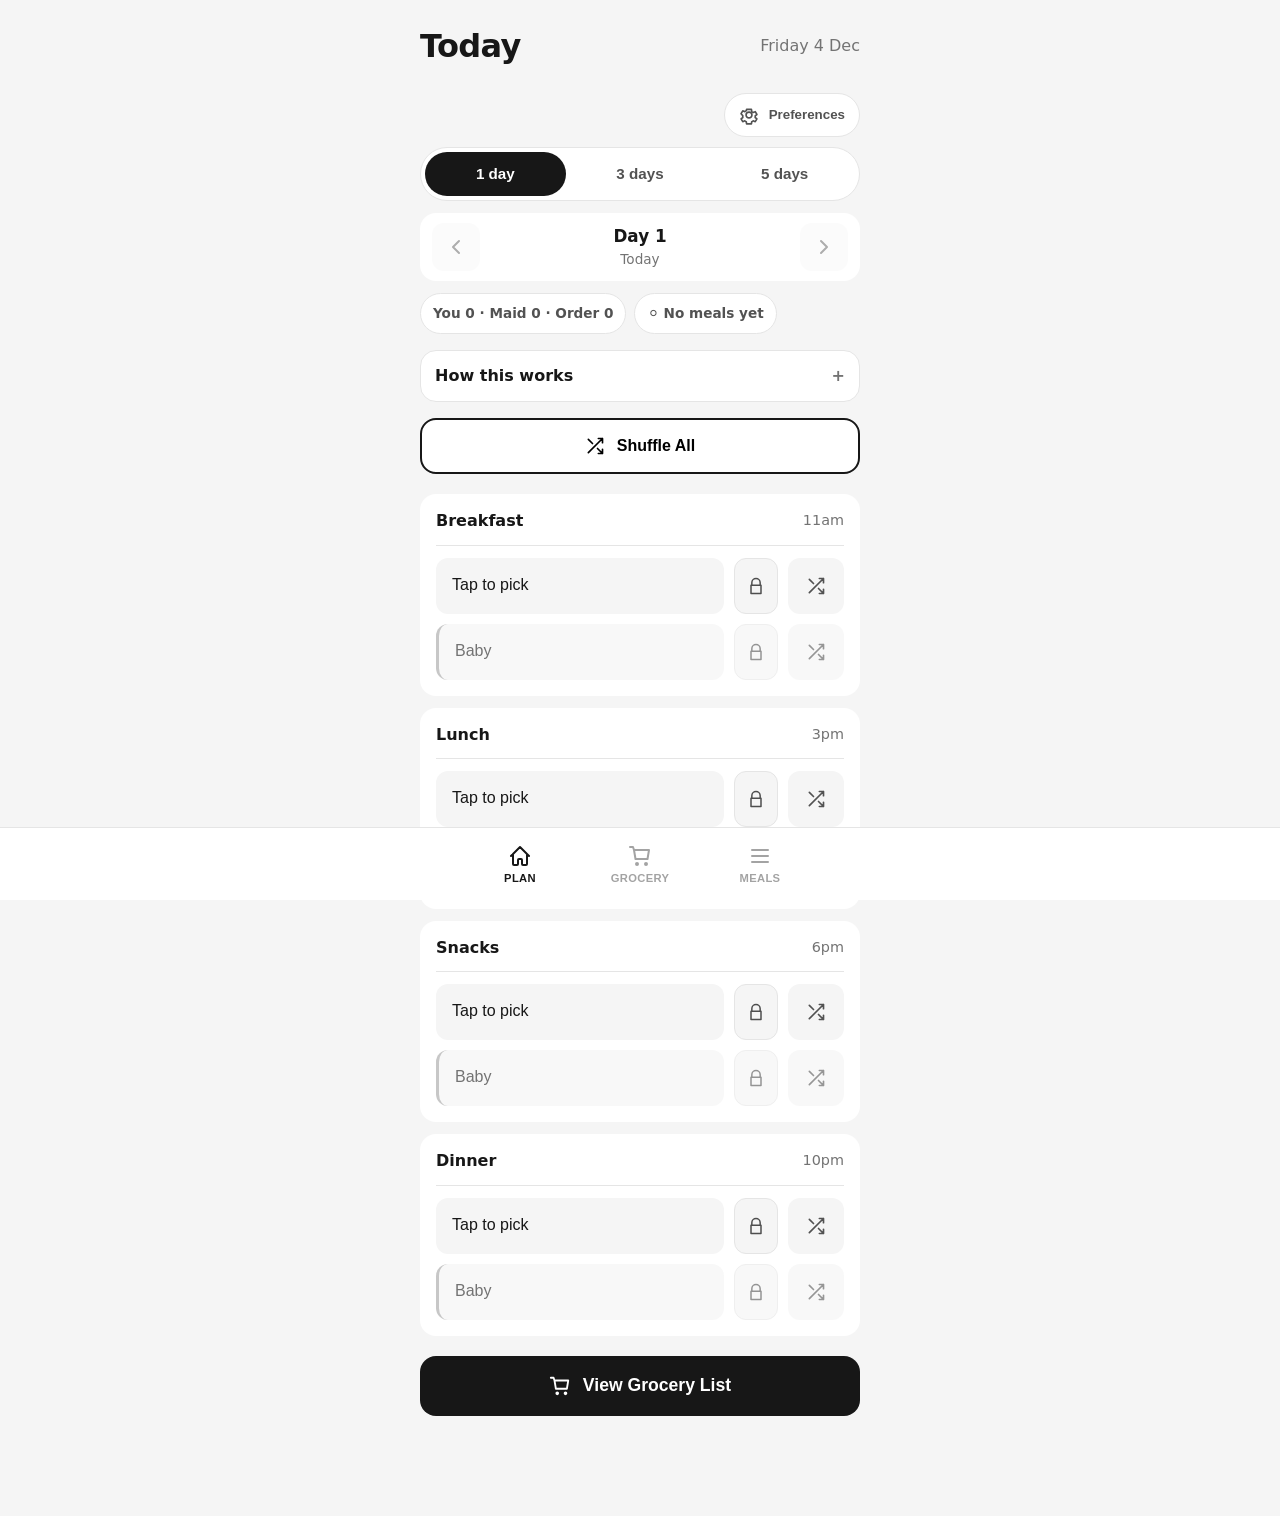
<file: index.html>
<!DOCTYPE html>
<html lang="en">
<head>
    <meta charset="UTF-8">
    <meta name="viewport" content="width=device-width, initial-scale=1.0, user-scalable=no">
    <title>Family Meals</title>

    <!-- PWA meta tags -->
    <meta name="theme-color" content="#000000">
    <meta name="apple-mobile-web-app-capable" content="yes">
    <meta name="apple-mobile-web-app-status-bar-style" content="black-translucent">
    <meta name="apple-mobile-web-app-title" content="Meals">
    <link rel="apple-touch-icon" href="icons/icon-192.png">
    <link rel="manifest" href="manifest.json">

    <link rel="stylesheet" href="styles.css">
</head>
<body>
    <div class="app">
        <!-- PLAN SECTION -->
        <section id="plan-section" class="section active">
            <div class="page-title">
                <h1>Today</h1>
                <span id="today-date"></span>
            </div>

            <div class="top-actions">
                <button class="ghost-btn" onclick="openSettings()" aria-label="Settings">
                    <svg viewBox="0 0 24 24"><path d="M12 15.5A3.5 3.5 0 1 0 12 8.5a3.5 3.5 0 0 0 0 7z"/><path d="M19.4 15a7.97 7.97 0 0 0 .1-1 7.97 7.97 0 0 0-.1-1l2.1-1.6-2-3.4-2.5 1a8.1 8.1 0 0 0-1.7-1l-.4-2.7H9.1L8.7 7a8.1 8.1 0 0 0-1.7 1l-2.5-1-2 3.4L4.6 13a7.97 7.97 0 0 0-.1 1 7.97 7.97 0 0 0 .1 1L2.5 16.6l2 3.4 2.5-1a8.1 8.1 0 0 0 1.7 1l.4 2.7h5.8l.4-2.7a8.1 8.1 0 0 0 1.7-1l2.5 1 2-3.4-2.1-1.6z"/></svg>
                    Preferences
                </button>
            </div>

            <div class="plan-controls">
                <div class="segmented" role="group" aria-label="Plan duration">
                    <button class="seg-btn active" data-days="1" onclick="setPlanDays(1)">1 day</button>
                    <button class="seg-btn" data-days="3" onclick="setPlanDays(3)">3 days</button>
                    <button class="seg-btn" data-days="5" onclick="setPlanDays(5)">5 days</button>
                </div>

                <div class="day-switch" aria-label="Day selector">
                    <button class="day-btn" id="day-prev" onclick="prevDay()" aria-label="Previous day">
                        <svg viewBox="0 0 24 24"><path d="M15 18l-6-6 6-6"/></svg>
                    </button>
                    <div class="day-label">
                        <div class="day-title" id="day-title">Day 1</div>
                        <div class="day-sub" id="day-subtitle">Today</div>
                    </div>
                    <button class="day-btn" id="day-next" onclick="nextDay()" aria-label="Next day">
                        <svg viewBox="0 0 24 24"><path d="M9 18l6-6-6-6"/></svg>
                    </button>
                </div>

                <div class="day-summary" id="day-summary" aria-label="Day summary">
                    <div class="summary-chip" id="chip-source">You 0 · Maid 0 · Order 0</div>
                    <div class="summary-chip" id="chip-protein">High 0 · Med 0 · Low 0</div>
                    <div class="summary-warn" id="summary-warn" style="display:none"></div>
                </div>
            </div>

            <details class="help-card" id="help-card">
                <summary>How this works</summary>
                <div class="help-body">
                    <ul>
                        <li><strong>Plan</strong>: tap a meal to cycle options, or use Shuffle.</li>
                        <li><strong>Lock</strong>: tap the lock button to keep a slot fixed while shuffling.</li>
                        <li><strong>3/5 days</strong>: shuffle once, then swipe days to review.</li>
                        <li><strong>Grocery</strong>: switch to <strong>Shopping mode</strong> for a deduped checklist + copy.</li>
                        <li><strong>Preferences</strong>: avoid repeats inside the plan; include/exclude baby in grocery.</li>
                    </ul>
                </div>
            </details>

            <button class="btn-main" onclick="shuffleAll()">
                <svg viewBox="0 0 24 24"><path d="M16 3h5v5M4 20L21 3M21 16v5h-5M15 15l6 6M4 4l5 5"/></svg>
                Shuffle All
            </button>

            <div class="meals">
                <!-- Breakfast -->
                <div class="meal-card">
                    <div class="meal-header">
                        <span class="meal-type">Breakfast</span>
                        <span class="meal-time">11am</span>
                    </div>
                    <div class="meal-body">
                        <button class="meal-btn" id="pick-breakfast" onclick="cycleMeal('breakfast')">
                            <span class="meal-name">Tap to pick</span>
                            <span class="meal-info"></span>
                        </button>
                        <button class="lock-btn" id="lock-breakfast" onclick="toggleLock('breakfast')" aria-label="Lock breakfast">
                            <svg viewBox="0 0 24 24"><path d="M7 11V8a5 5 0 0 1 10 0v3"/><path d="M6 11h12v10H6z"/></svg>
                        </button>
                        <button class="shuffle-btn" onclick="shuffleMeal('breakfast')">
                            <svg viewBox="0 0 24 24"><path d="M16 3h5v5M4 20L21 3M21 16v5h-5M15 15l6 6M4 4l5 5"/></svg>
                        </button>
                    </div>
                    <div class="meal-body baby-row">
                        <button class="meal-btn baby" id="pick-baby-breakfast" onclick="cycleMeal('babyBreakfast')">
                            <span class="meal-name">Baby</span>
                            <span class="meal-info"></span>
                        </button>
                        <button class="lock-btn" id="lock-babyBreakfast" onclick="toggleLock('babyBreakfast')" aria-label="Lock baby breakfast">
                            <svg viewBox="0 0 24 24"><path d="M7 11V8a5 5 0 0 1 10 0v3"/><path d="M6 11h12v10H6z"/></svg>
                        </button>
                        <button class="shuffle-btn" onclick="shuffleMeal('babyBreakfast')">
                            <svg viewBox="0 0 24 24"><path d="M16 3h5v5M4 20L21 3M21 16v5h-5M15 15l6 6M4 4l5 5"/></svg>
                        </button>
                    </div>
                </div>

                <!-- Lunch -->
                <div class="meal-card">
                    <div class="meal-header">
                        <span class="meal-type">Lunch</span>
                        <span class="meal-time">3pm</span>
                    </div>
                    <div class="meal-body">
                        <button class="meal-btn" id="pick-lunch" onclick="cycleMeal('lunch')">
                            <span class="meal-name">Tap to pick</span>
                            <span class="meal-info"></span>
                        </button>
                        <button class="lock-btn" id="lock-lunch" onclick="toggleLock('lunch')" aria-label="Lock lunch">
                            <svg viewBox="0 0 24 24"><path d="M7 11V8a5 5 0 0 1 10 0v3"/><path d="M6 11h12v10H6z"/></svg>
                        </button>
                        <button class="shuffle-btn" onclick="shuffleMeal('lunch')">
                            <svg viewBox="0 0 24 24"><path d="M16 3h5v5M4 20L21 3M21 16v5h-5M15 15l6 6M4 4l5 5"/></svg>
                        </button>
                    </div>
                    <div class="meal-body baby-row">
                        <button class="meal-btn baby" id="pick-baby-lunch" onclick="cycleMeal('babyLunch')">
                            <span class="meal-name">Baby</span>
                            <span class="meal-info"></span>
                        </button>
                        <button class="lock-btn" id="lock-babyLunch" onclick="toggleLock('babyLunch')" aria-label="Lock baby lunch">
                            <svg viewBox="0 0 24 24"><path d="M7 11V8a5 5 0 0 1 10 0v3"/><path d="M6 11h12v10H6z"/></svg>
                        </button>
                        <button class="shuffle-btn" onclick="shuffleMeal('babyLunch')">
                            <svg viewBox="0 0 24 24"><path d="M16 3h5v5M4 20L21 3M21 16v5h-5M15 15l6 6M4 4l5 5"/></svg>
                        </button>
                    </div>
                </div>

                <!-- Snacks -->
                <div class="meal-card">
                    <div class="meal-header">
                        <span class="meal-type">Snacks</span>
                        <span class="meal-time">6pm</span>
                    </div>
                    <div class="meal-body">
                        <button class="meal-btn" id="pick-snacks" onclick="cycleMeal('snacks')">
                            <span class="meal-name">Tap to pick</span>
                            <span class="meal-info"></span>
                        </button>
                        <button class="lock-btn" id="lock-snacks" onclick="toggleLock('snacks')" aria-label="Lock snacks">
                            <svg viewBox="0 0 24 24"><path d="M7 11V8a5 5 0 0 1 10 0v3"/><path d="M6 11h12v10H6z"/></svg>
                        </button>
                        <button class="shuffle-btn" onclick="shuffleMeal('snacks')">
                            <svg viewBox="0 0 24 24"><path d="M16 3h5v5M4 20L21 3M21 16v5h-5M15 15l6 6M4 4l5 5"/></svg>
                        </button>
                    </div>
                    <div class="meal-body baby-row">
                        <button class="meal-btn baby" id="pick-baby-snacks" onclick="cycleMeal('babySnacks')">
                            <span class="meal-name">Baby</span>
                            <span class="meal-info"></span>
                        </button>
                        <button class="lock-btn" id="lock-babySnacks" onclick="toggleLock('babySnacks')" aria-label="Lock baby snacks">
                            <svg viewBox="0 0 24 24"><path d="M7 11V8a5 5 0 0 1 10 0v3"/><path d="M6 11h12v10H6z"/></svg>
                        </button>
                        <button class="shuffle-btn" onclick="shuffleMeal('babySnacks')">
                            <svg viewBox="0 0 24 24"><path d="M16 3h5v5M4 20L21 3M21 16v5h-5M15 15l6 6M4 4l5 5"/></svg>
                        </button>
                    </div>
                </div>

                <!-- Dinner -->
                <div class="meal-card">
                    <div class="meal-header">
                        <span class="meal-type">Dinner</span>
                        <span class="meal-time">10pm</span>
                    </div>
                    <div class="meal-body">
                        <button class="meal-btn" id="pick-dinner" onclick="cycleMeal('dinner')">
                            <span class="meal-name">Tap to pick</span>
                            <span class="meal-info"></span>
                        </button>
                        <button class="lock-btn" id="lock-dinner" onclick="toggleLock('dinner')" aria-label="Lock dinner">
                            <svg viewBox="0 0 24 24"><path d="M7 11V8a5 5 0 0 1 10 0v3"/><path d="M6 11h12v10H6z"/></svg>
                        </button>
                        <button class="shuffle-btn" onclick="shuffleMeal('dinner')">
                            <svg viewBox="0 0 24 24"><path d="M16 3h5v5M4 20L21 3M21 16v5h-5M15 15l6 6M4 4l5 5"/></svg>
                        </button>
                    </div>
                    <div class="meal-body baby-row">
                        <button class="meal-btn baby" id="pick-baby-dinner" onclick="cycleMeal('babyDinner')">
                            <span class="meal-name">Baby</span>
                            <span class="meal-info"></span>
                        </button>
                        <button class="lock-btn" id="lock-babyDinner" onclick="toggleLock('babyDinner')" aria-label="Lock baby dinner">
                            <svg viewBox="0 0 24 24"><path d="M7 11V8a5 5 0 0 1 10 0v3"/><path d="M6 11h12v10H6z"/></svg>
                        </button>
                        <button class="shuffle-btn" onclick="shuffleMeal('babyDinner')">
                            <svg viewBox="0 0 24 24"><path d="M16 3h5v5M4 20L21 3M21 16v5h-5M15 15l6 6M4 4l5 5"/></svg>
                        </button>
                    </div>
                </div>
            </div>

            <button class="btn-primary" onclick="goToGrocery()">
                <svg viewBox="0 0 24 24"><path d="M6 6h15l-1.5 9h-12zM6 6L5 3H2M9 21a1 1 0 100-2 1 1 0 000 2zM18 21a1 1 0 100-2 1 1 0 000 2z"/></svg>
                View Grocery List
            </button>
        </section>

        <!-- GROCERY SECTION -->
        <section id="grocery-section" class="section">
            <div class="page-title">
                <button class="back-btn" onclick="goBack()">
                    <svg viewBox="0 0 24 24"><path d="M19 12H5M12 19l-7-7 7-7"/></svg>
                </button>
                <h1>Grocery</h1>
            </div>

            <div class="grocery-toolbar" aria-label="Grocery options">
                <button class="seg-btn" id="grocery-view-plan" onclick="setGroceryView('plan')">Meal view</button>
                <button class="seg-btn" id="grocery-view-shop" onclick="setGroceryView('shop')">Shopping mode</button>
            </div>

            <div class="grocery-summary" id="grocery-summary" aria-label="Grocery summary">
                <div class="grocery-summary-title" id="grocery-summary-title">0 items</div>
                <div class="grocery-summary-sub" id="grocery-summary-sub">For 1 day</div>
                <div class="grocery-summary-actions" id="grocery-summary-actions" style="display:none">
                    <label class="toggle">
                        <input type="checkbox" id="toggle-hide-bought" />
                        <span>Hide bought</span>
                    </label>
                </div>
            </div>

            <div class="grocery-shop" id="grocery-shop" style="display:none">
                <div class="shop-controls">
                    <div class="shop-search">
                        <input id="shop-search" class="add-input" type="text" placeholder="Search items (e.g., milk)" autocomplete="off" />
                        <button class="icon-btn" id="btn-clear-search" aria-label="Clear search" title="Clear search" type="button">
                            <svg viewBox="0 0 24 24"><path d="M18 6L6 18M6 6l12 12"/></svg>
                        </button>
                    </div>

                    <div class="shop-quick-actions" aria-label="Shopping quick actions">
                        <button class="btn-secondary" id="btn-expand-all" type="button">
                            <svg viewBox="0 0 24 24"><path d="M7 10l5 5 5-5"/></svg>
                            Expand all
                        </button>
                        <button class="btn-secondary" id="btn-collapse-all" type="button">
                            <svg viewBox="0 0 24 24"><path d="M7 14l5-5 5 5"/></svg>
                            Collapse all
                        </button>
                        <button class="btn-secondary" id="btn-edit-pantry" type="button">
                            <svg viewBox="0 0 24 24"><path d="M12 20h9"/><path d="M16.5 3.5a2.1 2.1 0 013 3L7 19l-4 1 1-4 12.5-12.5z"/></svg>
                            Pantry
                        </button>
                    </div>
                </div>

                <div class="grocery-actions">
                    <button class="btn-primary" onclick="copyForShopping()">
                        <svg viewBox="0 0 24 24"><path d="M8 5H6a2 2 0 00-2 2v12a2 2 0 002 2h12a2 2 0 002-2V7a2 2 0 00-2-2h-2M8 5V3h8v2M8 5h8"/></svg>
                        📋 Copy for Blinkit
                    </button>
                    <button class="btn-secondary" onclick="copyForMaid()">
                        <svg viewBox="0 0 24 24"><path d="M8 5H6a2 2 0 00-2 2v12a2 2 0 002 2h12a2 2 0 002-2V7a2 2 0 00-2-2h-2M8 5V3h8v2M8 5h8"/></svg>
                        👩‍🍳 Copy for Maid
                    </button>
                </div>
                <div id="shopping-list" class="shopping-list"></div>
            </div>

            <div id="grocery-list" class="grocery-list"></div>

            <div class="bottom-action-bar" id="grocery-bottom-bar" style="display:none" aria-label="Shopping actions">
                <button class="btn-primary" onclick="copyForShopping()">
                    📋 Blinkit
                </button>
                <button class="btn-secondary" onclick="copyForMaid()">
                    👩‍🍳 Maid
                </button>
                <button class="btn-secondary" onclick="resetShoppingChecks()">
                    🔄 Reset
                </button>
            </div>
        </section>

        <!-- PANTRY MODAL -->
        <div id="pantry-modal" class="modal" style="display:none" aria-hidden="true">
            <div class="modal-content">
                <div class="modal-title">Pantry / Always have</div>
                <div class="modal-desc">Items here won’t show up in Shopping mode unless you search for them.</div>
                <textarea id="pantry-text" class="add-input" style="height:180px; padding:12px; resize:vertical" placeholder="One item per line\n\nExamples:\nSalt\nPepper\nCumin\nOlive oil\nGhee"></textarea>
                <label class="toggle" style="margin-top:12px; width:100%; justify-content:space-between">
                    <span>Hide pantry items</span>
                    <input type="checkbox" id="toggle-hide-pantry" />
                </label>
                <div class="modal-actions">
                    <button class="btn-secondary" id="btn-pantry-cancel" type="button">Cancel</button>
                    <button class="btn-primary" id="btn-pantry-save" type="button">Save</button>
                </div>
            </div>
        </div>

        <!-- MEALS SECTION -->
        <section id="meals-section" class="section">
            <div class="page-title">
                <h1>All Meals</h1>
                <button class="add-btn" onclick="openAddModal()">
                    <svg viewBox="0 0 24 24"><path d="M12 5v14M5 12h14"/></svg>
                </button>
            </div>

            <div class="filter-tabs">
                <button class="tab active" onclick="filterMeals('all')">All</button>
                <button class="tab" onclick="filterMeals('breakfast')">Breakfast</button>
                <button class="tab" onclick="filterMeals('lunch')">Lunch</button>
                <button class="tab" onclick="filterMeals('snacks')">Snacks</button>
                <button class="tab" onclick="filterMeals('dinner')">Dinner</button>
                <button class="tab" onclick="filterMeals('baby')">Baby</button>
            </div>

            <div id="all-meals" class="all-meals"></div>
        </section>
    </div>

    <!-- BOTTOM NAV -->
    <nav class="nav">
        <button class="nav-item active" data-section="plan" onclick="showSection('plan')">
            <svg viewBox="0 0 24 24"><path d="M3 12l2-2m0 0l7-7 7 7M5 10v10a1 1 0 001 1h3m10-11l2 2m-2-2v10a1 1 0 01-1 1h-3m-6 0a1 1 0 001-1v-4a1 1 0 011-1h2a1 1 0 011 1v4a1 1 0 001 1"/></svg>
            <span>Plan</span>
        </button>
        <button class="nav-item" data-section="grocery" onclick="showSection('grocery')">
            <svg viewBox="0 0 24 24"><path d="M6 6h15l-1.5 9h-12zM6 6L5 3H2M9 21a1 1 0 100-2 1 1 0 000 2zM18 21a1 1 0 100-2 1 1 0 000 2z"/></svg>
            <span>Grocery</span>
        </button>
        <button class="nav-item" data-section="meals" onclick="showSection('meals')">
            <svg viewBox="0 0 24 24"><path d="M4 6h16M4 12h16M4 18h16"/></svg>
            <span>Meals</span>
        </button>
    </nav>

    <!-- ADD MEAL MODAL - Multi-step flow -->
    <div id="add-modal" class="modal">
        <div class="modal-box">
            <div class="modal-top">
                <h2 id="add-step-title">What type of meal?</h2>
                <button class="close-btn" onclick="closeAddModal()">
                    <svg viewBox="0 0 24 24"><path d="M6 18L18 6M6 6l12 12"/></svg>
                </button>
            </div>
            
            <!-- Step 1: Category -->
            <div id="add-step-1" class="add-step active">
                <div class="option-grid">
                    <button class="option-btn" onclick="selectCategory('breakfast')">Breakfast</button>
                    <button class="option-btn" onclick="selectCategory('lunch')">Lunch</button>
                    <button class="option-btn" onclick="selectCategory('snacks')">Snacks</button>
                    <button class="option-btn" onclick="selectCategory('dinner')">Dinner</button>
                </div>
            </div>
            
            <!-- Step 2: Name -->
            <div id="add-step-2" class="add-step">
                <input type="text" id="add-name" class="add-input" placeholder="Enter meal name" autocomplete="off">
                <button class="btn-primary" onclick="nextToSource()">Next</button>
            </div>
            
            <!-- Step 3: Source -->
            <div id="add-step-3" class="add-step">
                <div class="option-grid">
                    <button class="option-btn" onclick="selectSource('You')">
                        <span class="option-icon">
                            <svg viewBox="0 0 24 24"><path d="M12 12c2.21 0 4-1.79 4-4s-1.79-4-4-4-4 1.79-4 4 1.79 4 4 4zm0 2c-2.67 0-8 1.34-8 4v2h16v-2c0-2.66-5.33-4-8-4z"/></svg>
                        </span>
                        You Cook
                    </button>
                    <button class="option-btn" onclick="selectSource('Maid')">
                        <span class="option-icon">
                            <svg viewBox="0 0 24 24"><path d="M16 4h2a2 2 0 012 2v14a2 2 0 01-2 2H6a2 2 0 01-2-2V6a2 2 0 012-2h2m4-2a2 2 0 012 2H8a2 2 0 012-2h4z"/></svg>
                        </span>
                        Maid Cooks
                    </button>
                    <button class="option-btn" onclick="selectSource('Order')">
                        <span class="option-icon">
                            <svg viewBox="0 0 24 24"><path d="M21 16V8a2 2 0 00-1-1.73l-7-4a2 2 0 00-2 0l-7 4A2 2 0 003 8v8a2 2 0 001 1.73l7 4a2 2 0 002 0l7-4A2 2 0 0021 16z"/></svg>
                        </span>
                        Order In
                    </button>
                </div>
            </div>
            
            <!-- Step 4: Protein -->
            <div id="add-step-4" class="add-step">
                <div class="option-grid">
                    <button class="option-btn protein-high" onclick="selectProtein('High')">High Protein</button>
                    <button class="option-btn protein-med" onclick="selectProtein('Medium')">Medium</button>
                    <button class="option-btn protein-low" onclick="selectProtein('Low')">Low Protein</button>
                </div>
                <div class="add-field">
                    <label class="add-label" for="add-ingredients">Ingredients (optional)</label>
                    <textarea id="add-ingredients" class="add-textarea" rows="3" placeholder="Comma-separated (e.g., eggs, bread, butter)" list="food-items"></textarea>
                    <div class="add-hint">Used for Shopping mode. Built-in meals use smart guessing; custom ingredients are exact.</div>
                </div>
            </div>
        </div>
    </div>

    <!-- SETTINGS MODAL -->
    <div id="settings-modal" class="modal">
        <div class="modal-box">
            <div class="modal-top">
                <h2>Preferences</h2>
                <button class="close-btn" onclick="closeSettings()">
                    <svg viewBox="0 0 24 24"><path d="M6 18L18 6M6 6l12 12"/></svg>
                </button>
            </div>

            <div class="settings-list">
                <label class="setting-row">
                    <div class="setting-text">
                        <div class="setting-title">Avoid repeats within plan</div>
                        <div class="setting-sub">When shuffling 3/5 days, tries not to repeat the same dish across days.</div>
                    </div>
                    <input id="pref-avoid-within-plan" type="checkbox" />
                </label>

                <label class="setting-row">
                    <div class="setting-text">
                        <div class="setting-title">Include baby meals in grocery</div>
                        <div class="setting-sub">Turn off if you’re not following baby plan for this cycle.</div>
                    </div>
                    <input id="pref-include-baby" type="checkbox" />
                </label>
            </div>

            <button class="btn-secondary" style="display:flex" onclick="resetToday()">
                Reset plan
            </button>
        </div>
    </div>

    <!-- EDIT INGREDIENTS MODAL -->
    <div id="ingredients-modal" class="modal">
        <div class="modal-box">
            <div class="modal-top">
                <h2>Edit ingredients</h2>
                <button class="close-btn" onclick="closeIngredientsModal()">
                    <svg viewBox="0 0 24 24"><path d="M6 18L18 6M6 6l12 12"/></svg>
                </button>
            </div>

            <div class="modal-content">
                <div class="add-field">
                    <label class="add-label" for="edit-ingredients">Ingredients (comma-separated)</label>
                    <textarea id="edit-ingredients" class="add-textarea" rows="5" placeholder="e.g., chicken, rice, curd" list="food-items"></textarea>
                    <div class="add-hint">This only affects Shopping mode and copy lists.</div>
                </div>

                <div class="modal-actions">
                    <button class="btn-primary" onclick="saveIngredientsEdit()">Save</button>
                    <button class="btn-secondary" onclick="closeIngredientsModal()">Cancel</button>
                </div>
            </div>
        </div>
    </div>

    <!-- TOAST -->
    <div id="toast" class="toast"></div>

    <!-- Shared item suggestions (fed by FOOD_DB) -->
    <datalist id="food-items"></datalist>

    <script src="data.js"></script>
    <script src="db/food_db.js"></script>
    <script src="db/nutrition_db.js"></script>
    <script src="app.js"></script>

    <!-- Register service worker for PWA -->
    <script>
      if ('serviceWorker' in navigator) {
        window.addEventListener('load', () => {
          navigator.serviceWorker.register('./sw.js')
            .then(reg => console.log('SW registered:', reg.scope))
            .catch(err => console.log('SW registration failed:', err));
        });
      }
    </script>
</body>
</html>
</file>
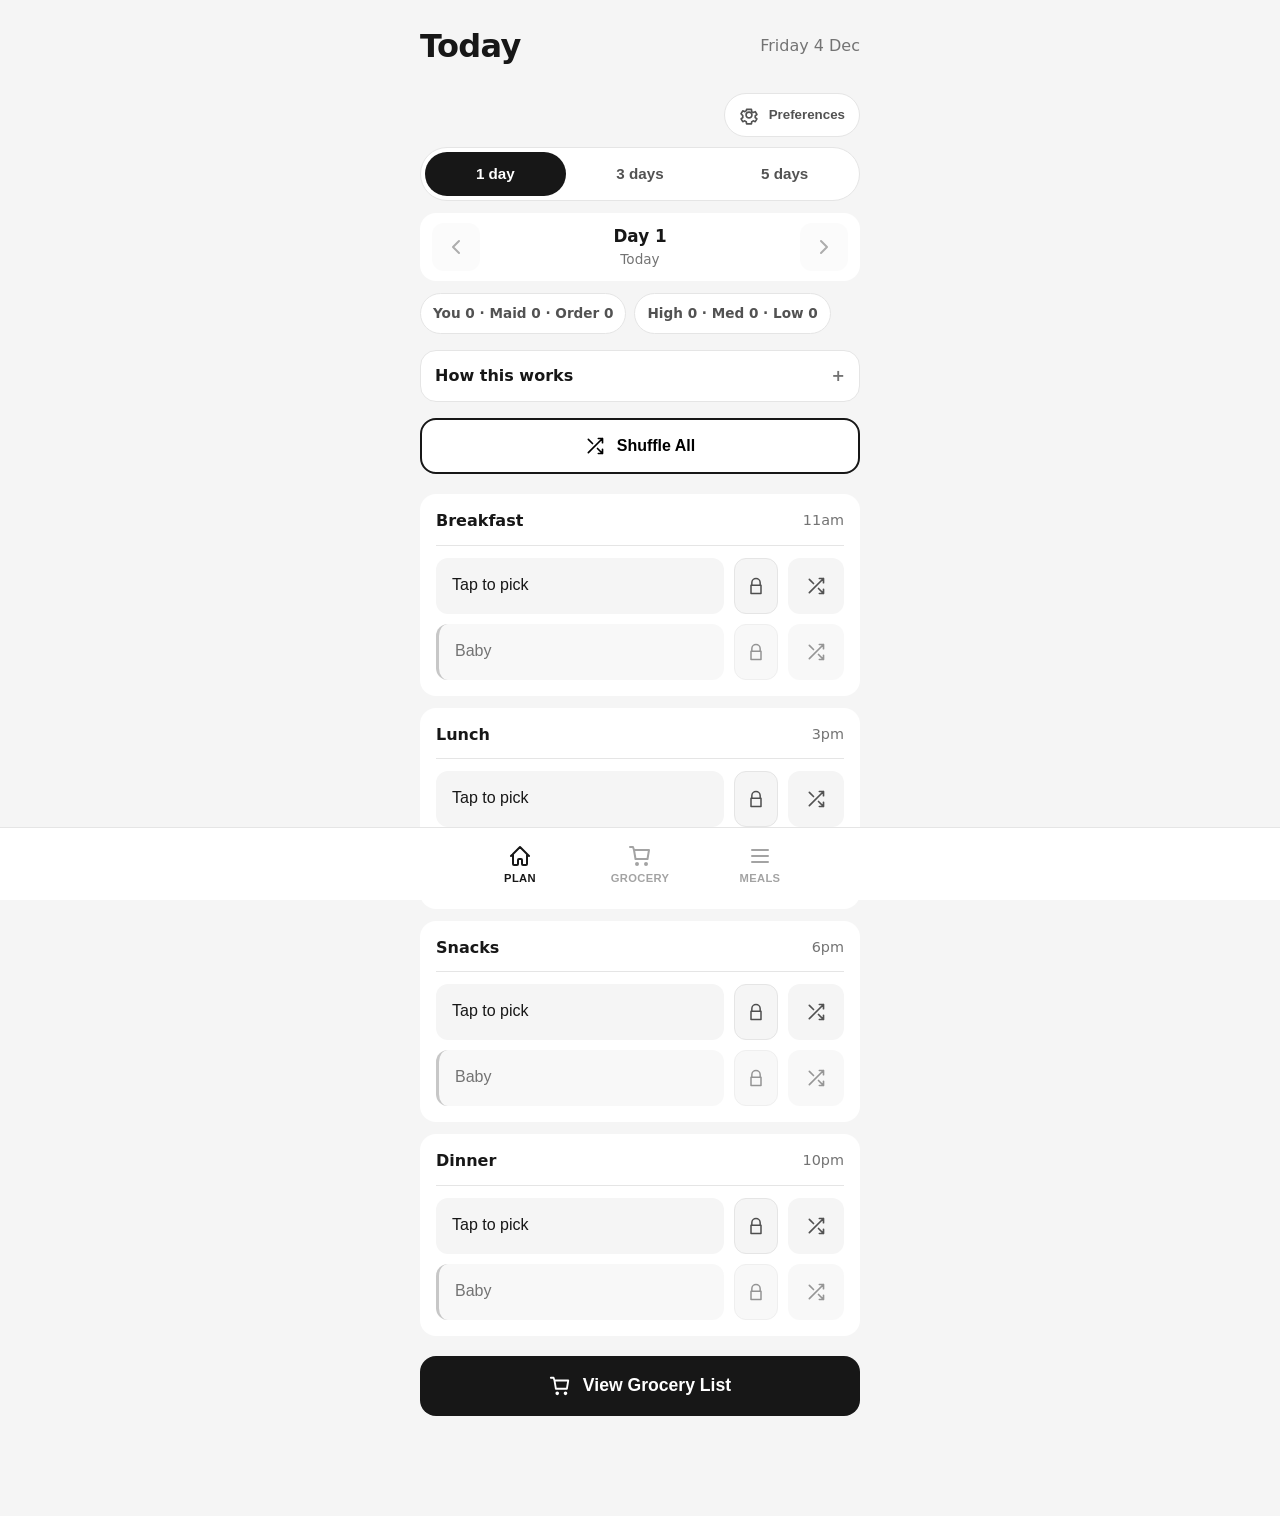
<file: app/index.html>
<!DOCTYPE html>
<html lang="en">
<head>
    <meta charset="UTF-8">
    <meta name="viewport" content="width=device-width, initial-scale=1.0, user-scalable=no">
    <title>Family Meals</title>

    <!-- PWA meta tags -->
    <meta name="theme-color" content="#000000">
    <meta name="apple-mobile-web-app-capable" content="yes">
    <meta name="apple-mobile-web-app-status-bar-style" content="black-translucent">
    <meta name="apple-mobile-web-app-title" content="Meals">
    <link rel="apple-touch-icon" href="icons/icon-192.png">
    <link rel="manifest" href="manifest.json">

    <link rel="stylesheet" href="styles.css">
</head>
<body>
    <div class="app">
        <!-- PLAN SECTION -->
        <section id="plan-section" class="section active">
            <div class="page-title">
                <h1>Today</h1>
                <span id="today-date"></span>
            </div>

            <div class="top-actions">
                <button class="ghost-btn" onclick="openSettings()" aria-label="Settings">
                    <svg viewBox="0 0 24 24"><path d="M12 15.5A3.5 3.5 0 1 0 12 8.5a3.5 3.5 0 0 0 0 7z"/><path d="M19.4 15a7.97 7.97 0 0 0 .1-1 7.97 7.97 0 0 0-.1-1l2.1-1.6-2-3.4-2.5 1a8.1 8.1 0 0 0-1.7-1l-.4-2.7H9.1L8.7 7a8.1 8.1 0 0 0-1.7 1l-2.5-1-2 3.4L4.6 13a7.97 7.97 0 0 0-.1 1 7.97 7.97 0 0 0 .1 1L2.5 16.6l2 3.4 2.5-1a8.1 8.1 0 0 0 1.7 1l.4 2.7h5.8l.4-2.7a8.1 8.1 0 0 0 1.7-1l2.5 1 2-3.4-2.1-1.6z"/></svg>
                    Preferences
                </button>
            </div>

            <div class="plan-controls">
                <div class="segmented" role="group" aria-label="Plan duration">
                    <button class="seg-btn active" data-days="1" onclick="setPlanDays(1)">1 day</button>
                    <button class="seg-btn" data-days="3" onclick="setPlanDays(3)">3 days</button>
                    <button class="seg-btn" data-days="5" onclick="setPlanDays(5)">5 days</button>
                </div>

                <div class="day-switch" aria-label="Day selector">
                    <button class="day-btn" id="day-prev" onclick="prevDay()" aria-label="Previous day">
                        <svg viewBox="0 0 24 24"><path d="M15 18l-6-6 6-6"/></svg>
                    </button>
                    <div class="day-label">
                        <div class="day-title" id="day-title">Day 1</div>
                        <div class="day-sub" id="day-subtitle">Today</div>
                    </div>
                    <button class="day-btn" id="day-next" onclick="nextDay()" aria-label="Next day">
                        <svg viewBox="0 0 24 24"><path d="M9 18l6-6-6-6"/></svg>
                    </button>
                </div>

                <div class="day-summary" id="day-summary" aria-label="Day summary">
                    <div class="summary-chip" id="chip-source">You 0 · Maid 0 · Order 0</div>
                    <div class="summary-chip" id="chip-protein">High 0 · Med 0 · Low 0</div>
                    <div class="summary-warn" id="summary-warn" style="display:none"></div>
                </div>
            </div>

            <details class="help-card" id="help-card">
                <summary>How this works</summary>
                <div class="help-body">
                    <ul>
                        <li><strong>Plan</strong>: tap a meal to cycle options, or use Shuffle.</li>
                        <li><strong>Lock</strong>: tap the lock button to keep a slot fixed while shuffling.</li>
                        <li><strong>3/5 days</strong>: shuffle once, then swipe days to review.</li>
                        <li><strong>Grocery</strong>: switch to <strong>Shopping mode</strong> for a deduped checklist + copy.</li>
                        <li><strong>Preferences</strong>: avoid repeats inside the plan; include/exclude baby in grocery.</li>
                    </ul>
                </div>
            </details>

            <button class="btn-main" onclick="shuffleAll()">
                <svg viewBox="0 0 24 24"><path d="M16 3h5v5M4 20L21 3M21 16v5h-5M15 15l6 6M4 4l5 5"/></svg>
                Shuffle All
            </button>

            <div class="meals">
                <!-- Breakfast -->
                <div class="meal-card">
                    <div class="meal-header">
                        <span class="meal-type">Breakfast</span>
                        <span class="meal-time">11am</span>
                    </div>
                    <div class="meal-body">
                        <button class="meal-btn" id="pick-breakfast" onclick="cycleMeal('breakfast')">
                            <span class="meal-name">Tap to pick</span>
                            <span class="meal-info"></span>
                        </button>
                        <button class="lock-btn" id="lock-breakfast" onclick="toggleLock('breakfast')" aria-label="Lock breakfast">
                            <svg viewBox="0 0 24 24"><path d="M7 11V8a5 5 0 0 1 10 0v3"/><path d="M6 11h12v10H6z"/></svg>
                        </button>
                        <button class="shuffle-btn" onclick="shuffleMeal('breakfast')">
                            <svg viewBox="0 0 24 24"><path d="M16 3h5v5M4 20L21 3M21 16v5h-5M15 15l6 6M4 4l5 5"/></svg>
                        </button>
                    </div>
                    <div class="meal-body baby-row">
                        <button class="meal-btn baby" id="pick-baby-breakfast" onclick="cycleMeal('babyBreakfast')">
                            <span class="meal-name">Baby</span>
                            <span class="meal-info"></span>
                        </button>
                        <button class="lock-btn" id="lock-babyBreakfast" onclick="toggleLock('babyBreakfast')" aria-label="Lock baby breakfast">
                            <svg viewBox="0 0 24 24"><path d="M7 11V8a5 5 0 0 1 10 0v3"/><path d="M6 11h12v10H6z"/></svg>
                        </button>
                        <button class="shuffle-btn" onclick="shuffleMeal('babyBreakfast')">
                            <svg viewBox="0 0 24 24"><path d="M16 3h5v5M4 20L21 3M21 16v5h-5M15 15l6 6M4 4l5 5"/></svg>
                        </button>
                    </div>
                </div>

                <!-- Lunch -->
                <div class="meal-card">
                    <div class="meal-header">
                        <span class="meal-type">Lunch</span>
                        <span class="meal-time">3pm</span>
                    </div>
                    <div class="meal-body">
                        <button class="meal-btn" id="pick-lunch" onclick="cycleMeal('lunch')">
                            <span class="meal-name">Tap to pick</span>
                            <span class="meal-info"></span>
                        </button>
                        <button class="lock-btn" id="lock-lunch" onclick="toggleLock('lunch')" aria-label="Lock lunch">
                            <svg viewBox="0 0 24 24"><path d="M7 11V8a5 5 0 0 1 10 0v3"/><path d="M6 11h12v10H6z"/></svg>
                        </button>
                        <button class="shuffle-btn" onclick="shuffleMeal('lunch')">
                            <svg viewBox="0 0 24 24"><path d="M16 3h5v5M4 20L21 3M21 16v5h-5M15 15l6 6M4 4l5 5"/></svg>
                        </button>
                    </div>
                    <div class="meal-body baby-row">
                        <button class="meal-btn baby" id="pick-baby-lunch" onclick="cycleMeal('babyLunch')">
                            <span class="meal-name">Baby</span>
                            <span class="meal-info"></span>
                        </button>
                        <button class="lock-btn" id="lock-babyLunch" onclick="toggleLock('babyLunch')" aria-label="Lock baby lunch">
                            <svg viewBox="0 0 24 24"><path d="M7 11V8a5 5 0 0 1 10 0v3"/><path d="M6 11h12v10H6z"/></svg>
                        </button>
                        <button class="shuffle-btn" onclick="shuffleMeal('babyLunch')">
                            <svg viewBox="0 0 24 24"><path d="M16 3h5v5M4 20L21 3M21 16v5h-5M15 15l6 6M4 4l5 5"/></svg>
                        </button>
                    </div>
                </div>

                <!-- Snacks -->
                <div class="meal-card">
                    <div class="meal-header">
                        <span class="meal-type">Snacks</span>
                        <span class="meal-time">6pm</span>
                    </div>
                    <div class="meal-body">
                        <button class="meal-btn" id="pick-snacks" onclick="cycleMeal('snacks')">
                            <span class="meal-name">Tap to pick</span>
                            <span class="meal-info"></span>
                        </button>
                        <button class="lock-btn" id="lock-snacks" onclick="toggleLock('snacks')" aria-label="Lock snacks">
                            <svg viewBox="0 0 24 24"><path d="M7 11V8a5 5 0 0 1 10 0v3"/><path d="M6 11h12v10H6z"/></svg>
                        </button>
                        <button class="shuffle-btn" onclick="shuffleMeal('snacks')">
                            <svg viewBox="0 0 24 24"><path d="M16 3h5v5M4 20L21 3M21 16v5h-5M15 15l6 6M4 4l5 5"/></svg>
                        </button>
                    </div>
                    <div class="meal-body baby-row">
                        <button class="meal-btn baby" id="pick-baby-snacks" onclick="cycleMeal('babySnacks')">
                            <span class="meal-name">Baby</span>
                            <span class="meal-info"></span>
                        </button>
                        <button class="lock-btn" id="lock-babySnacks" onclick="toggleLock('babySnacks')" aria-label="Lock baby snacks">
                            <svg viewBox="0 0 24 24"><path d="M7 11V8a5 5 0 0 1 10 0v3"/><path d="M6 11h12v10H6z"/></svg>
                        </button>
                        <button class="shuffle-btn" onclick="shuffleMeal('babySnacks')">
                            <svg viewBox="0 0 24 24"><path d="M16 3h5v5M4 20L21 3M21 16v5h-5M15 15l6 6M4 4l5 5"/></svg>
                        </button>
                    </div>
                </div>

                <!-- Dinner -->
                <div class="meal-card">
                    <div class="meal-header">
                        <span class="meal-type">Dinner</span>
                        <span class="meal-time">10pm</span>
                    </div>
                    <div class="meal-body">
                        <button class="meal-btn" id="pick-dinner" onclick="cycleMeal('dinner')">
                            <span class="meal-name">Tap to pick</span>
                            <span class="meal-info"></span>
                        </button>
                        <button class="lock-btn" id="lock-dinner" onclick="toggleLock('dinner')" aria-label="Lock dinner">
                            <svg viewBox="0 0 24 24"><path d="M7 11V8a5 5 0 0 1 10 0v3"/><path d="M6 11h12v10H6z"/></svg>
                        </button>
                        <button class="shuffle-btn" onclick="shuffleMeal('dinner')">
                            <svg viewBox="0 0 24 24"><path d="M16 3h5v5M4 20L21 3M21 16v5h-5M15 15l6 6M4 4l5 5"/></svg>
                        </button>
                    </div>
                    <div class="meal-body baby-row">
                        <button class="meal-btn baby" id="pick-baby-dinner" onclick="cycleMeal('babyDinner')">
                            <span class="meal-name">Baby</span>
                            <span class="meal-info"></span>
                        </button>
                        <button class="lock-btn" id="lock-babyDinner" onclick="toggleLock('babyDinner')" aria-label="Lock baby dinner">
                            <svg viewBox="0 0 24 24"><path d="M7 11V8a5 5 0 0 1 10 0v3"/><path d="M6 11h12v10H6z"/></svg>
                        </button>
                        <button class="shuffle-btn" onclick="shuffleMeal('babyDinner')">
                            <svg viewBox="0 0 24 24"><path d="M16 3h5v5M4 20L21 3M21 16v5h-5M15 15l6 6M4 4l5 5"/></svg>
                        </button>
                    </div>
                </div>
            </div>

            <button class="btn-primary" onclick="goToGrocery()">
                <svg viewBox="0 0 24 24"><path d="M6 6h15l-1.5 9h-12zM6 6L5 3H2M9 21a1 1 0 100-2 1 1 0 000 2zM18 21a1 1 0 100-2 1 1 0 000 2z"/></svg>
                View Grocery List
            </button>
        </section>

        <!-- GROCERY SECTION -->
        <section id="grocery-section" class="section">
            <div class="page-title">
                <button class="back-btn" onclick="goBack()">
                    <svg viewBox="0 0 24 24"><path d="M19 12H5M12 19l-7-7 7-7"/></svg>
                </button>
                <h1>Grocery</h1>
            </div>

            <div class="grocery-toolbar" aria-label="Grocery options">
                <button class="seg-btn" id="grocery-view-plan" onclick="setGroceryView('plan')">Meal view</button>
                <button class="seg-btn" id="grocery-view-shop" onclick="setGroceryView('shop')">Shopping mode</button>
            </div>

            <div class="grocery-summary" id="grocery-summary" aria-label="Grocery summary">
                <div class="grocery-summary-title" id="grocery-summary-title">0 items</div>
                <div class="grocery-summary-sub" id="grocery-summary-sub">For 1 day</div>
                <div class="grocery-summary-actions" id="grocery-summary-actions" style="display:none">
                    <label class="toggle">
                        <input type="checkbox" id="toggle-hide-bought" />
                        <span>Hide bought</span>
                    </label>
                </div>
            </div>

            <div class="grocery-shop" id="grocery-shop" style="display:none">
                <div class="shop-controls">
                    <div class="shop-search">
                        <input id="shop-search" class="add-input" type="text" placeholder="Search items (e.g., milk)" autocomplete="off" />
                        <button class="icon-btn" id="btn-clear-search" aria-label="Clear search" title="Clear search" type="button">
                            <svg viewBox="0 0 24 24"><path d="M18 6L6 18M6 6l12 12"/></svg>
                        </button>
                    </div>

                    <div class="shop-quick-actions" aria-label="Shopping quick actions">
                        <button class="btn-secondary" id="btn-expand-all" type="button">
                            <svg viewBox="0 0 24 24"><path d="M7 10l5 5 5-5"/></svg>
                            Expand all
                        </button>
                        <button class="btn-secondary" id="btn-collapse-all" type="button">
                            <svg viewBox="0 0 24 24"><path d="M7 14l5-5 5 5"/></svg>
                            Collapse all
                        </button>
                        <button class="btn-secondary" id="btn-edit-pantry" type="button">
                            <svg viewBox="0 0 24 24"><path d="M12 20h9"/><path d="M16.5 3.5a2.1 2.1 0 013 3L7 19l-4 1 1-4 12.5-12.5z"/></svg>
                            Pantry
                        </button>
                    </div>
                </div>

                <div class="grocery-actions">
                    <button class="btn-primary" onclick="copyShoppingList()">
                        <svg viewBox="0 0 24 24"><path d="M8 5H6a2 2 0 00-2 2v12a2 2 0 002 2h12a2 2 0 002-2V7a2 2 0 00-2-2h-2M8 5V3h8v2M8 5h8"/></svg>
                        Copy Shopping List
                    </button>
                    <button class="btn-secondary" onclick="copyBlinkitList()">
                        <svg viewBox="0 0 24 24"><path d="M8 5H6a2 2 0 00-2 2v12a2 2 0 002 2h12a2 2 0 002-2V7a2 2 0 00-2-2h-2M8 5V3h8v2M8 5h8"/></svg>
                        Copy Blinkit
                    </button>
                    <button class="btn-secondary" onclick="resetShoppingChecks()">
                        <svg viewBox="0 0 24 24"><path d="M3 12a9 9 0 1018 0 9 9 0 10-18 0"/><path d="M12 7v5l3 3"/></svg>
                        Reset checks
                    </button>
                </div>
                <div id="shopping-list" class="shopping-list"></div>
            </div>

            <div id="grocery-list" class="grocery-list"></div>

            <button class="btn-primary" onclick="copyMaidList()">
                <svg viewBox="0 0 24 24"><path d="M8 5H6a2 2 0 00-2 2v12a2 2 0 002 2h12a2 2 0 002-2V7a2 2 0 00-2-2h-2M8 5V3h8v2M8 5h8"/></svg>
                Copy Maid List
            </button>
            <button class="btn-secondary" id="full-list-btn" onclick="copyFullList()">
                <svg viewBox="0 0 24 24"><path d="M8 5H6a2 2 0 00-2 2v12a2 2 0 002 2h12a2 2 0 002-2V7a2 2 0 00-2-2h-2M8 5V3h8v2M8 5h8"/></svg>
                Copy Full List
            </button>

            <div class="bottom-action-bar" id="grocery-bottom-bar" style="display:none" aria-label="Shopping actions">
                <button class="btn-primary" onclick="copyShoppingList()">
                    <svg viewBox="0 0 24 24"><path d="M8 5H6a2 2 0 00-2 2v12a2 2 0 002 2h12a2 2 0 002-2V7a2 2 0 00-2-2h-2M8 5V3h8v2M8 5h8"/></svg>
                    Copy
                </button>
                <button class="btn-secondary" onclick="copyBlinkitList()">
                    <svg viewBox="0 0 24 24"><path d="M8 5H6a2 2 0 00-2 2v12a2 2 0 002 2h12a2 2 0 002-2V7a2 2 0 00-2-2h-2M8 5V3h8v2M8 5h8"/></svg>
                    Blinkit
                </button>
                <button class="btn-secondary" onclick="resetShoppingChecks()">
                    <svg viewBox="0 0 24 24"><path d="M3 12a9 9 0 1018 0 9 9 0 10-18 0"/><path d="M12 7v5l3 3"/></svg>
                    Reset
                </button>
            </div>
        </section>

        <!-- PANTRY MODAL -->
        <div id="pantry-modal" class="modal" style="display:none" aria-hidden="true">
            <div class="modal-content">
                <div class="modal-title">Pantry / Always have</div>
                <div class="modal-desc">Items here won’t show up in Shopping mode unless you search for them.</div>
                <textarea id="pantry-text" class="add-input" style="height:180px; padding:12px; resize:vertical" placeholder="One item per line\n\nExamples:\nSalt\nPepper\nCumin\nOlive oil\nGhee"></textarea>
                <label class="toggle" style="margin-top:12px; width:100%; justify-content:space-between">
                    <span>Hide pantry items</span>
                    <input type="checkbox" id="toggle-hide-pantry" />
                </label>
                <div class="modal-actions">
                    <button class="btn-secondary" id="btn-pantry-cancel" type="button">Cancel</button>
                    <button class="btn-primary" id="btn-pantry-save" type="button">Save</button>
                </div>
            </div>
        </div>

        <!-- MEALS SECTION -->
        <section id="meals-section" class="section">
            <div class="page-title">
                <h1>All Meals</h1>
                <button class="add-btn" onclick="openAddModal()">
                    <svg viewBox="0 0 24 24"><path d="M12 5v14M5 12h14"/></svg>
                </button>
            </div>

            <div class="filter-tabs">
                <button class="tab active" onclick="filterMeals('all')">All</button>
                <button class="tab" onclick="filterMeals('breakfast')">Breakfast</button>
                <button class="tab" onclick="filterMeals('lunch')">Lunch</button>
                <button class="tab" onclick="filterMeals('snacks')">Snacks</button>
                <button class="tab" onclick="filterMeals('dinner')">Dinner</button>
                <button class="tab" onclick="filterMeals('baby')">Baby</button>
            </div>

            <div id="all-meals" class="all-meals"></div>
        </section>
    </div>

    <!-- BOTTOM NAV -->
    <nav class="nav">
        <button class="nav-item active" data-section="plan" onclick="showSection('plan')">
            <svg viewBox="0 0 24 24"><path d="M3 12l2-2m0 0l7-7 7 7M5 10v10a1 1 0 001 1h3m10-11l2 2m-2-2v10a1 1 0 01-1 1h-3m-6 0a1 1 0 001-1v-4a1 1 0 011-1h2a1 1 0 011 1v4a1 1 0 001 1"/></svg>
            <span>Plan</span>
        </button>
        <button class="nav-item" data-section="grocery" onclick="showSection('grocery')">
            <svg viewBox="0 0 24 24"><path d="M6 6h15l-1.5 9h-12zM6 6L5 3H2M9 21a1 1 0 100-2 1 1 0 000 2zM18 21a1 1 0 100-2 1 1 0 000 2z"/></svg>
            <span>Grocery</span>
        </button>
        <button class="nav-item" data-section="meals" onclick="showSection('meals')">
            <svg viewBox="0 0 24 24"><path d="M4 6h16M4 12h16M4 18h16"/></svg>
            <span>Meals</span>
        </button>
    </nav>

    <!-- ADD MEAL MODAL - Multi-step flow -->
    <div id="add-modal" class="modal">
        <div class="modal-box">
            <div class="modal-top">
                <h2 id="add-step-title">What type of meal?</h2>
                <button class="close-btn" onclick="closeAddModal()">
                    <svg viewBox="0 0 24 24"><path d="M6 18L18 6M6 6l12 12"/></svg>
                </button>
            </div>
            
            <!-- Step 1: Category -->
            <div id="add-step-1" class="add-step active">
                <div class="option-grid">
                    <button class="option-btn" onclick="selectCategory('breakfast')">Breakfast</button>
                    <button class="option-btn" onclick="selectCategory('lunch')">Lunch</button>
                    <button class="option-btn" onclick="selectCategory('snacks')">Snacks</button>
                    <button class="option-btn" onclick="selectCategory('dinner')">Dinner</button>
                </div>
            </div>
            
            <!-- Step 2: Name -->
            <div id="add-step-2" class="add-step">
                <input type="text" id="add-name" class="add-input" placeholder="Enter meal name" autocomplete="off">
                <button class="btn-primary" onclick="nextToSource()">Next</button>
            </div>
            
            <!-- Step 3: Source -->
            <div id="add-step-3" class="add-step">
                <div class="option-grid">
                    <button class="option-btn" onclick="selectSource('You')">
                        <span class="option-icon">
                            <svg viewBox="0 0 24 24"><path d="M12 12c2.21 0 4-1.79 4-4s-1.79-4-4-4-4 1.79-4 4 1.79 4 4 4zm0 2c-2.67 0-8 1.34-8 4v2h16v-2c0-2.66-5.33-4-8-4z"/></svg>
                        </span>
                        You Cook
                    </button>
                    <button class="option-btn" onclick="selectSource('Maid')">
                        <span class="option-icon">
                            <svg viewBox="0 0 24 24"><path d="M16 4h2a2 2 0 012 2v14a2 2 0 01-2 2H6a2 2 0 01-2-2V6a2 2 0 012-2h2m4-2a2 2 0 012 2H8a2 2 0 012-2h4z"/></svg>
                        </span>
                        Maid Cooks
                    </button>
                    <button class="option-btn" onclick="selectSource('Order')">
                        <span class="option-icon">
                            <svg viewBox="0 0 24 24"><path d="M21 16V8a2 2 0 00-1-1.73l-7-4a2 2 0 00-2 0l-7 4A2 2 0 003 8v8a2 2 0 001 1.73l7 4a2 2 0 002 0l7-4A2 2 0 0021 16z"/></svg>
                        </span>
                        Order In
                    </button>
                </div>
            </div>
            
            <!-- Step 4: Protein -->
            <div id="add-step-4" class="add-step">
                <div class="option-grid">
                    <button class="option-btn protein-high" onclick="selectProtein('High')">High Protein</button>
                    <button class="option-btn protein-med" onclick="selectProtein('Medium')">Medium</button>
                    <button class="option-btn protein-low" onclick="selectProtein('Low')">Low Protein</button>
                </div>
                <div class="add-field">
                    <label class="add-label" for="add-ingredients">Ingredients (optional)</label>
                    <textarea id="add-ingredients" class="add-textarea" rows="3" placeholder="Comma-separated (e.g., eggs, bread, butter)" list="food-items"></textarea>
                    <div class="add-hint">Used for Shopping mode. Built-in meals use smart guessing; custom ingredients are exact.</div>
                </div>
            </div>
        </div>
    </div>

    <!-- SETTINGS MODAL -->
    <div id="settings-modal" class="modal">
        <div class="modal-box">
            <div class="modal-top">
                <h2>Preferences</h2>
                <button class="close-btn" onclick="closeSettings()">
                    <svg viewBox="0 0 24 24"><path d="M6 18L18 6M6 6l12 12"/></svg>
                </button>
            </div>

            <div class="settings-list">
                <label class="setting-row">
                    <div class="setting-text">
                        <div class="setting-title">Avoid repeats within plan</div>
                        <div class="setting-sub">When shuffling 3/5 days, tries not to repeat the same dish across days.</div>
                    </div>
                    <input id="pref-avoid-within-plan" type="checkbox" />
                </label>

                <label class="setting-row">
                    <div class="setting-text">
                        <div class="setting-title">Include baby meals in grocery</div>
                        <div class="setting-sub">Turn off if you’re not following baby plan for this cycle.</div>
                    </div>
                    <input id="pref-include-baby" type="checkbox" />
                </label>
            </div>

            <button class="btn-secondary" style="display:flex" onclick="resetToday()">
                Reset plan
            </button>
        </div>
    </div>

    <!-- EDIT INGREDIENTS MODAL -->
    <div id="ingredients-modal" class="modal">
        <div class="modal-box">
            <div class="modal-top">
                <h2>Edit ingredients</h2>
                <button class="close-btn" onclick="closeIngredientsModal()">
                    <svg viewBox="0 0 24 24"><path d="M6 18L18 6M6 6l12 12"/></svg>
                </button>
            </div>

            <div class="modal-content">
                <div class="add-field">
                    <label class="add-label" for="edit-ingredients">Ingredients (comma-separated)</label>
                    <textarea id="edit-ingredients" class="add-textarea" rows="5" placeholder="e.g., chicken, rice, curd" list="food-items"></textarea>
                    <div class="add-hint">This only affects Shopping mode and copy lists.</div>
                </div>

                <div class="modal-actions">
                    <button class="btn-primary" onclick="saveIngredientsEdit()">Save</button>
                    <button class="btn-secondary" onclick="closeIngredientsModal()">Cancel</button>
                </div>
            </div>
        </div>
    </div>

    <!-- TOAST -->
    <div id="toast" class="toast"></div>

    <!-- Shared item suggestions (fed by FOOD_DB) -->
    <datalist id="food-items"></datalist>

    <script src="data.js"></script>
    <script src="db/food_db.js"></script>
    <script src="app.js"></script>

    <!-- Register service worker for PWA -->
    <script>
      if ('serviceWorker' in navigator) {
        window.addEventListener('load', () => {
          navigator.serviceWorker.register('./sw.js')
            .then(reg => console.log('SW registered:', reg.scope))
            .catch(err => console.log('SW registration failed:', err));
        });
      }
    </script>
</body>
</html>
</file>
<file: styles.css>
/* 
 * MINIMAL MEAL PLANNER
 * Simple colors: Black, White, One accent
 * Large touch targets (min 48px)
 * System font only
 */

* {
    margin: 0;
    padding: 0;
    box-sizing: border-box;
    -webkit-tap-highlight-color: transparent;
}

:root {
    --black: #000;
    --white: #fff;
    --gray-50: #fafafa;
    --gray-100: #f5f5f5;
    --gray-200: #e5e5e5;
    --gray-300: #d4d4d4;
    --gray-400: #a3a3a3;
    --gray-500: #737373;
    --gray-600: #525252;
    --gray-900: #171717;
    --accent: #000;
    --radius: 16px;
    --radius-sm: 12px;
}

html {
    font-size: 16px;
}

body {
    font-family: -apple-system, BlinkMacSystemFont, system-ui, sans-serif;
    background: var(--gray-100);
    color: var(--gray-900);
    min-height: 100vh;
    line-height: 1.4;
}

/* SVG defaults */
svg {
    width: 24px;
    height: 24px;
    fill: none;
    stroke: currentColor;
    stroke-width: 2;
    stroke-linecap: round;
    stroke-linejoin: round;
}

/* App container */
.app {
    max-width: 480px;
    margin: 0 auto;
    padding: 24px 20px 100px;
}

/* Sections */
.section {
    display: none;
}

.section.active {
    display: block;
}

/* Page Title */
.page-title {
    display: flex;
    align-items: center;
    gap: 16px;
    margin-bottom: 24px;
}

.page-title h1 {
    font-size: 2rem;
    font-weight: 700;
    letter-spacing: -0.02em;
}

.page-title span {
    color: var(--gray-500);
    font-size: 1rem;
    margin-left: auto;
}

/* Plan controls (days + day picker) */
.plan-controls {
    display: flex;
    flex-direction: column;
    gap: 12px;
    margin-bottom: 16px;
}

.grocery-toolbar {
    display: flex;
    background: var(--white);
    border: 1px solid var(--gray-200);
    border-radius: 999px;
    padding: 4px;
    gap: 4px;
    margin: 12px 0 16px;
}

.grocery-summary {
    background: var(--white);
    border: 1px solid var(--gray-200);
    border-radius: var(--radius);
    padding: 14px;
    margin: 0 0 14px;
}

.grocery-summary-title {
    font-size: 1.1rem;
    font-weight: 800;
    letter-spacing: -0.01em;
}

.grocery-summary-sub {
    margin-top: 4px;
    color: var(--gray-500);
    font-weight: 600;
    font-size: 0.9rem;
}

.grocery-summary-actions {
    margin-top: 12px;
}

.toggle {
    display: inline-flex;
    align-items: center;
    gap: 10px;
    background: var(--gray-50);
    border: 1px solid var(--gray-200);
    border-radius: 999px;
    padding: 10px 12px;
    font-weight: 800;
    cursor: pointer;
    user-select: none;
}

.toggle input {
    width: 18px;
    height: 18px;
}

.grocery-toolbar .seg-btn {
    height: 44px;
}

.grocery-toolbar .seg-btn.active {
    background: var(--gray-900);
    color: var(--white);
}

.grocery-actions {
    display: flex;
    gap: 10px;
    margin-bottom: 12px;
}

.grocery-actions .btn-primary,
.grocery-actions .btn-secondary {
    flex: 1;
}

.shopping-list {
    display: flex;
    flex-direction: column;
    gap: 12px;
}

.shop-search {
    margin: 0 0 12px;
    position: relative;
}

.shop-search .add-input {
    width: 100%;
    height: 52px;
    border-radius: var(--radius);
    border: 1px solid var(--gray-200);
    background: var(--white);
    padding: 0 48px 0 14px;
    font-size: 1rem;
    font-weight: 700;
    outline: none;
}

.shop-search .add-input:focus {
    border-color: var(--gray-900);
}

.shop-controls {
    display: flex;
    flex-direction: column;
    gap: 10px;
    margin-bottom: 10px;
}

.icon-btn {
    position: absolute;
    right: 8px;
    top: 50%;
    transform: translateY(-50%);
    width: 40px;
    height: 40px;
    border-radius: 999px;
    border: 1px solid var(--gray-200);
    background: var(--gray-50);
    display: inline-flex;
    align-items: center;
    justify-content: center;
    cursor: pointer;
}

.icon-btn:active {
    transform: translateY(-50%) scale(0.98);
}

.shop-quick-actions {
    display: grid;
    grid-template-columns: 1fr 1fr 1fr;
    gap: 10px;
}

.shop-quick-actions .btn-secondary {
    height: 44px;
    padding: 0 10px;
    font-size: 0.95rem;
    font-weight: 800;
}

.bottom-action-bar {
    position: sticky;
    bottom: 0;
    margin-top: 14px;
    padding: 10px;
    background: rgba(245, 245, 245, 0.92);
    border: 1px solid var(--gray-200);
    border-radius: var(--radius);
    display: grid;
    grid-template-columns: 1fr 1fr 1fr;
    gap: 10px;
    backdrop-filter: blur(10px);
}

.bottom-action-bar .btn-primary,
.bottom-action-bar .btn-secondary {
    height: 46px;
    padding: 0 10px;
}

.shop-group {
    background: var(--white);
    border-radius: var(--radius);
    padding: 14px;
    border: 1px solid var(--gray-200);
}

.shop-group-header {
    display: flex;
    align-items: center;
    justify-content: space-between;
    gap: 10px;
    margin-bottom: 10px;
}

.shop-group-toggle {
    flex: 1;
    border: none;
    background: transparent;
    padding: 8px 0;
    display: flex;
    align-items: baseline;
    justify-content: space-between;
    gap: 10px;
    cursor: pointer;
}

.shop-group-toggle .title {
    font-size: 1rem;
    font-weight: 800;
    color: var(--gray-900);
}

.shop-group-toggle .count {
    font-size: 0.9rem;
    font-weight: 800;
    color: var(--gray-500);
}

.shop-group-actions {
    display: flex;
    gap: 8px;
}

.shop-group-actions .mini-btn {
    height: 34px;
    padding: 0 10px;
}

.shop-group-body {
    display: block;
}

.shop-group h2 {
    font-size: 1rem;
    font-weight: 700;
    margin-bottom: 10px;
}

.shop-item {
    display: flex;
    align-items: center;
    gap: 10px;
    padding: 10px 8px;
    border-radius: var(--radius-sm);
}

.shop-item:active {
    background: var(--gray-100);
}

.shop-item input {
    width: 18px;
    height: 18px;
}

.shop-item .label {
    flex: 1;
    font-weight: 600;
}

.shop-item .qty {
    margin-left: 8px;
    padding: 2px 8px;
    border-radius: 999px;
    background: var(--gray-100);
    border: 1px solid var(--gray-200);
    font-size: 0.85rem;
    font-weight: 800;
    color: var(--gray-900);
}

.shop-item .hint {
    color: var(--gray-500);
    font-size: 0.85rem;
    font-weight: 600;
}

.shop-item.is-done .label {
    text-decoration: line-through;
    color: var(--gray-500);
}

.segmented {
    display: flex;
    background: var(--white);
    border: 1px solid var(--gray-200);
    border-radius: 999px;
    padding: 4px;
    gap: 4px;
}

.seg-btn {
    flex: 1;
    height: 44px;
    border: none;
    background: transparent;
    border-radius: 999px;
    font-weight: 600;
    font-size: 0.95rem;
    color: var(--gray-600);
    cursor: pointer;
}

.seg-btn.active {
    background: var(--gray-900);
    color: var(--white);
}

.seg-btn:active {
    opacity: 0.85;
}

.day-switch {
    display: flex;
    align-items: center;
    justify-content: space-between;
    background: var(--white);
    border-radius: var(--radius);
    padding: 10px 12px;
}

.day-btn {
    width: 48px;
    height: 48px;
    border: none;
    background: var(--gray-100);
    border-radius: var(--radius-sm);
    color: var(--gray-900);
    cursor: pointer;
    display: flex;
    align-items: center;
    justify-content: center;
}

.day-btn:disabled {
    opacity: 0.35;
    cursor: not-allowed;
}

.day-btn:active:not(:disabled) {
    background: var(--gray-200);
}

.day-label {
    text-align: center;
    flex: 1;
}

.day-title {
    font-weight: 700;
    font-size: 1.05rem;
}

.day-sub {
    color: var(--gray-500);
    font-size: 0.85rem;
    margin-top: 2px;
}

.day-summary {
    display: flex;
    flex-wrap: wrap;
    gap: 8px;
}

.help-card {
    background: var(--white);
    border: 1px solid var(--gray-200);
    border-radius: var(--radius);
    padding: 14px;
    margin: 12px 0 16px;
}

.help-card > summary {
    list-style: none;
    cursor: pointer;
    font-weight: 700;
    font-size: 1rem;
}

.help-card > summary::-webkit-details-marker {
    display: none;
}

.help-card > summary::after {
    content: '+';
    float: right;
    color: var(--gray-500);
    font-weight: 800;
}

.help-card[open] > summary::after {
    content: '–';
}

.help-body {
    margin-top: 10px;
    color: var(--gray-600);
    font-weight: 600;
}

.help-body ul {
    padding-left: 18px;
    display: grid;
    gap: 8px;
}

.help-body strong {
    color: var(--gray-900);
}

.add-field {
    margin-top: 14px;
}

.add-label {
    display: block;
    font-weight: 700;
    margin-bottom: 8px;
    color: var(--gray-900);
}

.add-textarea {
    width: 100%;
    border: 1px solid var(--gray-200);
    border-radius: var(--radius-sm);
    padding: 12px;
    font-size: 1rem;
    font-weight: 600;
    background: var(--white);
    color: var(--gray-900);
    outline: none;
    resize: vertical;
    min-height: 84px;
}

.add-textarea:focus {
    border-color: var(--gray-900);
}

.add-hint {
    margin-top: 8px;
    color: var(--gray-500);
    font-size: 0.85rem;
    font-weight: 600;
}

.modal-content {
    padding: 16px 16px 6px;
}

.modal-actions {
    display: flex;
    gap: 10px;
    padding: 14px 0 12px;
}

.modal-actions .btn-primary,
.modal-actions .btn-secondary {
    flex: 1;
}

.summary-chip {
    background: var(--white);
    border: 1px solid var(--gray-200);
    border-radius: 999px;
    padding: 10px 12px;
    font-size: 0.85rem;
    font-weight: 600;
    color: var(--gray-700, var(--gray-600));
    transition: all 0.2s ease;
}

.summary-chip.chip-warn {
    background: #fef2f2;
    border-color: #fecaca;
    color: #dc2626;
}

.summary-chip.chip-good {
    background: #f0fdf4;
    border-color: #bbf7d0;
    color: #16a34a;
}

.summary-warn {
    width: 100%;
    background: #fff7ed;
    border: 1px solid #fed7aa;
    color: #9a3412;
    border-radius: var(--radius);
    padding: 10px 12px;
    font-size: 0.9rem;
    font-weight: 600;
}

.back-btn,
.add-btn {
    width: 48px;
    height: 48px;
    border: none;
    background: var(--white);
    border-radius: var(--radius-sm);
    display: flex;
    align-items: center;
    justify-content: center;
    cursor: pointer;
    color: var(--gray-900);
}

.back-btn:active,
.add-btn:active {
    background: var(--gray-200);
}

.add-btn {
    margin-left: auto;
}

/* Main button (Shuffle All) */
.btn-main {
    width: 100%;
    height: 56px;
    background: var(--white);
    border: 2px solid var(--gray-900);
    border-radius: var(--radius);
    font-size: 1rem;
    font-weight: 600;
    cursor: pointer;
    display: flex;
    align-items: center;
    justify-content: center;
    gap: 12px;
    margin-bottom: 20px;
    transition: all 0.15s;
}

.btn-main:active {
    background: var(--gray-900);
    color: var(--white);
}

.btn-main svg {
    width: 20px;
    height: 20px;
}

/* Primary button */
.btn-primary {
    width: 100%;
    height: 60px;
    background: var(--gray-900);
    color: var(--white);
    border: none;
    border-radius: var(--radius);
    font-size: 1.1rem;
    font-weight: 600;
    cursor: pointer;
    display: flex;
    align-items: center;
    justify-content: center;
    gap: 12px;
    margin-top: 20px;
}

.btn-primary:active {
    opacity: 0.8;
}

.btn-primary svg {
    width: 22px;
    height: 22px;
}

/* Secondary button */
.btn-secondary {
    width: 100%;
    height: 52px;
    background: var(--gray-200);
    color: var(--gray-900);
    border: none;
    border-radius: var(--radius-sm);
    font-size: 0.95rem;
    font-weight: 500;
    cursor: pointer;
    display: none;
    align-items: center;
    justify-content: center;
    gap: 10px;
    margin-top: 12px;
}

.btn-secondary:active {
    background: var(--gray-300);
}

.btn-secondary svg {
    width: 18px;
    height: 18px;
}

/* Small top action row (Plan screen) */
.top-actions {
    display: flex;
    justify-content: flex-end;
    margin-bottom: 10px;
}

.ghost-btn {
    height: 44px;
    padding: 0 14px;
    background: var(--white);
    border: 1px solid var(--gray-200);
    border-radius: 999px;
    display: inline-flex;
    align-items: center;
    gap: 10px;
    font-weight: 600;
    color: var(--gray-700, var(--gray-600));
    cursor: pointer;
}

.ghost-btn svg {
    width: 20px;
    height: 20px;
}

.ghost-btn:active {
    background: var(--gray-100);
}

/* Settings */
.settings-list {
    display: flex;
    flex-direction: column;
    gap: 12px;
}

.setting-row {
    display: flex;
    align-items: center;
    justify-content: space-between;
    gap: 16px;
    padding: 16px;
    background: var(--gray-100);
    border-radius: var(--radius);
    cursor: pointer;
}

.setting-text {
    flex: 1;
}

.setting-title {
    font-weight: 700;
    font-size: 1rem;
    color: var(--gray-900);
}

.setting-sub {
    margin-top: 4px;
    font-size: 0.9rem;
    color: var(--gray-500);
}

.setting-row input[type="checkbox"] {
    width: 24px;
    height: 24px;
    accent-color: var(--gray-900);
}

/* Meal Cards */
.meals {
    display: flex;
    flex-direction: column;
    gap: 12px;
}

.meal-card {
    background: var(--white);
    border-radius: var(--radius);
    padding: 16px;
}

.meal-header {
    display: flex;
    justify-content: space-between;
    margin-bottom: 12px;
    padding-bottom: 12px;
    border-bottom: 1px solid var(--gray-200);
}

.meal-type {
    font-weight: 600;
    font-size: 1rem;
}

.meal-time {
    color: var(--gray-500);
    font-size: 0.9rem;
}

.meal-body {
    display: flex;
    gap: 10px;
}

.lock-btn {
    width: 44px;
    min-width: 44px;
    height: 56px;
    border-radius: var(--radius-sm);
    border: 1px solid var(--gray-200);
    background: var(--gray-100);
    display: grid;
    place-items: center;
    cursor: pointer;
}

.lock-btn:active {
    background: var(--gray-200);
}

.lock-btn svg {
    width: 20px;
    height: 20px;
    stroke: var(--gray-900);
    fill: none;
    stroke-width: 1.8;
    stroke-linecap: round;
    stroke-linejoin: round;
    opacity: 0.75;
}

.lock-btn.is-locked {
    background: var(--gray-900);
    border-color: var(--gray-900);
}

.lock-btn.is-locked svg {
    stroke: white;
    opacity: 1;
}

.meal-body + .meal-body {
    margin-top: 10px;
}

.baby-row {
    opacity: 0.6;
}

.meal-btn {
    flex: 1;
    min-height: 56px;
    background: var(--gray-100);
    border: none;
    border-radius: var(--radius-sm);
    padding: 12px 16px;
    text-align: left;
    cursor: pointer;
    display: flex;
    flex-direction: column;
    justify-content: center;
    transition: background 0.15s;
}

.meal-btn:active {
    background: var(--gray-200);
}

.meal-btn.baby {
    border-left: 3px solid var(--gray-400);
}

.meal-btn .meal-name {
    font-weight: 500;
    font-size: 1rem;
    color: var(--gray-900);
}

.meal-btn .meal-info {
    font-size: 0.85rem;
    color: var(--gray-500);
    margin-top: 2px;
}

.shuffle-btn {
    width: 56px;
    height: 56px;
    background: var(--gray-100);
    border: none;
    border-radius: var(--radius-sm);
    cursor: pointer;
    display: flex;
    align-items: center;
    justify-content: center;
    color: var(--gray-600);
    flex-shrink: 0;
}

.shuffle-btn:active {
    background: var(--gray-900);
    color: var(--white);
}

.shuffle-btn svg {
    width: 20px;
    height: 20px;
}

/* Grocery List */
.grocery-list {
    display: flex;
    flex-direction: column;
    gap: 16px;
}

.grocery-group {
    background: var(--white);
    border-radius: var(--radius);
    padding: 16px;
}

.grocery-group h2 {
    font-size: 1rem;
    font-weight: 600;
    margin-bottom: 12px;
    padding-bottom: 12px;
    border-bottom: 1px solid var(--gray-200);
}

.grocery-group.order h2 { color: #b45309; }
.grocery-group.maid h2 { color: #7c3aed; }
.grocery-group.you h2 { color: #2563eb; }
.grocery-group.baby h2 { color: #db2777; }
.grocery-group.stock h2 { color: var(--gray-600); }

.grocery-item {
    display: flex;
    align-items: center;
    padding: 14px;
    background: var(--gray-100);
    border-radius: var(--radius-sm);
    margin-bottom: 8px;
}

.grocery-item:last-child {
    margin-bottom: 0;
}

.grocery-item .time {
    font-size: 0.8rem;
    color: var(--gray-500);
    text-transform: uppercase;
    min-width: 80px;
}

.grocery-item .name {
    font-weight: 500;
}

.empty {
    color: var(--gray-400);
    font-size: 0.95rem;
    padding: 8px 0;
    display: none;
}

/* Stock Grid */
.stock-grid {
    display: grid;
    grid-template-columns: repeat(2, 1fr);
    gap: 8px;
}

.stock-grid label {
    display: flex;
    align-items: center;
    gap: 12px;
    padding: 14px;
    background: var(--gray-100);
    border-radius: var(--radius-sm);
    cursor: pointer;
    font-size: 0.95rem;
    transition: background 0.15s;
}

.stock-grid label:active {
    background: var(--gray-200);
}

.stock-grid input[type="checkbox"] {
    width: 22px;
    height: 22px;
    accent-color: var(--gray-900);
    cursor: pointer;
}

/* Bottom Navigation */
.nav {
    position: fixed;
    bottom: 0;
    left: 0;
    right: 0;
    background: var(--white);
    border-top: 1px solid var(--gray-200);
    display: flex;
    justify-content: center;
    padding: 8px 20px calc(env(safe-area-inset-bottom, 12px) + 8px);
}

.nav-item {
    flex: 1;
    max-width: 120px;
    height: 56px;
    background: none;
    border: none;
    display: flex;
    flex-direction: column;
    align-items: center;
    justify-content: center;
    gap: 4px;
    cursor: pointer;
    color: var(--gray-400);
    border-radius: var(--radius-sm);
    transition: all 0.15s;
}

.nav-item:active {
    background: var(--gray-100);
}

.nav-item.active {
    color: var(--gray-900);
}

.nav-item svg {
    width: 24px;
    height: 24px;
}

.nav-item span {
    font-size: 0.7rem;
    font-weight: 600;
    text-transform: uppercase;
    letter-spacing: 0.03em;
}

/* Filter Tabs */
.filter-tabs {
    display: flex;
    gap: 8px;
    overflow-x: auto;
    padding-bottom: 8px;
    margin-bottom: 16px;
    -webkit-overflow-scrolling: touch;
}

.tab {
    height: 44px;
    padding: 0 20px;
    background: var(--white);
    border: 1px solid var(--gray-200);
    border-radius: 22px;
    font-size: 0.9rem;
    font-weight: 500;
    cursor: pointer;
    white-space: nowrap;
    color: var(--gray-600);
    transition: all 0.15s;
}

.tab:active,
.tab.active {
    background: var(--gray-900);
    border-color: var(--gray-900);
    color: var(--white);
}

/* All Meals List */
.all-meals {
    display: flex;
    flex-direction: column;
    gap: 8px;
}

.meal-list-item {
    display: flex;
    align-items: center;
    padding: 16px;
    background: var(--white);
    border-radius: var(--radius-sm);
}

.meal-list-item .info {
    flex: 1;
}

.meal-list-item .name {
    font-weight: 500;
    font-size: 1rem;
}

.meal-list-item .meta {
    font-size: 0.85rem;
    color: var(--gray-500);
    margin-top: 2px;
}

.meal-list-item .delete-btn {
    width: 44px;
    height: 44px;
    background: none;
    border: none;
    color: var(--gray-400);
    cursor: pointer;
    display: flex;
    align-items: center;
    justify-content: center;
    border-radius: var(--radius-sm);
}

.meal-list-item .row-actions {
    display: flex;
    align-items: center;
    gap: 8px;
}

.meal-list-item .mini-btn {
    height: 36px;
    padding: 0 12px;
    border-radius: 999px;
    border: 1px solid var(--gray-200);
    background: var(--gray-50);
    color: var(--gray-900);
    font-weight: 700;
    cursor: pointer;
}

.meal-list-item .mini-btn:active {
    background: var(--gray-100);
}

.meal-list-item .delete-btn:active {
    background: var(--gray-100);
    color: #dc2626;
}

.meal-list-item .delete-btn svg {
    width: 20px;
    height: 20px;
}

/* Modal */
.modal {
    display: none;
    position: fixed;
    inset: 0;
    background: rgba(0, 0, 0, 0.5);
    z-index: 1000;
    align-items: flex-end;
    justify-content: center;
}

.modal.active {
    display: flex;
}

.modal-box {
    background: var(--white);
    border-radius: var(--radius) var(--radius) 0 0;
    padding: 24px;
    width: 100%;
    max-width: 480px;
    max-height: 90vh;
    overflow-y: auto;
}

.modal-top {
    display: flex;
    align-items: center;
    justify-content: space-between;
    margin-bottom: 24px;
}

.modal-top h2 {
    font-size: 1.25rem;
    font-weight: 600;
}

.close-btn {
    width: 44px;
    height: 44px;
    background: var(--gray-100);
    border: none;
    border-radius: var(--radius-sm);
    cursor: pointer;
    display: flex;
    align-items: center;
    justify-content: center;
    color: var(--gray-600);
}

.close-btn:active {
    background: var(--gray-200);
}

/* Step-by-step Add Flow */
.add-step {
    display: none;
}

.add-step.active {
    display: block;
}

.option-grid {
    display: flex;
    flex-direction: column;
    gap: 12px;
}

.option-btn {
    height: 64px;
    background: var(--gray-100);
    border: 2px solid transparent;
    border-radius: var(--radius);
    font-size: 1.1rem;
    font-weight: 500;
    cursor: pointer;
    display: flex;
    align-items: center;
    justify-content: center;
    gap: 12px;
    color: var(--gray-900);
    transition: all 0.15s;
}

.option-btn:active {
    background: var(--gray-900);
    color: var(--white);
    border-color: var(--gray-900);
}

.option-btn .option-icon {
    display: flex;
    align-items: center;
    justify-content: center;
}

.option-btn .option-icon svg {
    width: 24px;
    height: 24px;
}

.option-btn.protein-high {
    border-left: 4px solid #16a34a;
}

.option-btn.protein-med {
    border-left: 4px solid #eab308;
}

.option-btn.protein-low {
    border-left: 4px solid #dc2626;
}

.add-input {
    width: 100%;
    height: 64px;
    padding: 0 20px;
    background: var(--gray-100);
    border: none;
    border-radius: var(--radius);
    font-size: 1.2rem;
    font-weight: 500;
    color: var(--gray-900);
    margin-bottom: 16px;
}

.add-input::placeholder {
    color: var(--gray-400);
    font-weight: 400;
}

.add-input:focus {
    outline: 2px solid var(--gray-900);
    outline-offset: -2px;
}

/* Toast */
.toast {
    position: fixed;
    bottom: 100px;
    left: 50%;
    transform: translateX(-50%);
    background: var(--gray-900);
    color: var(--white);
    padding: 14px 24px;
    border-radius: var(--radius-sm);
    font-weight: 500;
    font-size: 0.95rem;
    opacity: 0;
    transition: opacity 0.2s;
    z-index: 2000;
    pointer-events: none;
}

.toast.show {
    opacity: 1;
}

/* Mobile adjustments */
@media (max-width: 400px) {
    .app {
        padding: 20px 16px 100px;
    }
    
    .page-title h1 {
        font-size: 1.75rem;
    }
    
    .stock-grid {
        grid-template-columns: 1fr;
    }
    
    .tab {
        height: 40px;
        padding: 0 16px;
        font-size: 0.85rem;
    }
}
</file>
<file: app/styles.css>
/* 
 * MINIMAL MEAL PLANNER
 * Simple colors: Black, White, One accent
 * Large touch targets (min 48px)
 * System font only
 */

* {
    margin: 0;
    padding: 0;
    box-sizing: border-box;
    -webkit-tap-highlight-color: transparent;
}

:root {
    --black: #000;
    --white: #fff;
    --gray-50: #fafafa;
    --gray-100: #f5f5f5;
    --gray-200: #e5e5e5;
    --gray-300: #d4d4d4;
    --gray-400: #a3a3a3;
    --gray-500: #737373;
    --gray-600: #525252;
    --gray-900: #171717;
    --accent: #000;
    --radius: 16px;
    --radius-sm: 12px;
}

html {
    font-size: 16px;
}

body {
    font-family: -apple-system, BlinkMacSystemFont, system-ui, sans-serif;
    background: var(--gray-100);
    color: var(--gray-900);
    min-height: 100vh;
    line-height: 1.4;
}

/* SVG defaults */
svg {
    width: 24px;
    height: 24px;
    fill: none;
    stroke: currentColor;
    stroke-width: 2;
    stroke-linecap: round;
    stroke-linejoin: round;
}

/* App container */
.app {
    max-width: 480px;
    margin: 0 auto;
    padding: 24px 20px 100px;
}

/* Sections */
.section {
    display: none;
}

.section.active {
    display: block;
}

/* Page Title */
.page-title {
    display: flex;
    align-items: center;
    gap: 16px;
    margin-bottom: 24px;
}

.page-title h1 {
    font-size: 2rem;
    font-weight: 700;
    letter-spacing: -0.02em;
}

.page-title span {
    color: var(--gray-500);
    font-size: 1rem;
    margin-left: auto;
}

/* Plan controls (days + day picker) */
.plan-controls {
    display: flex;
    flex-direction: column;
    gap: 12px;
    margin-bottom: 16px;
}

.grocery-toolbar {
    display: flex;
    background: var(--white);
    border: 1px solid var(--gray-200);
    border-radius: 999px;
    padding: 4px;
    gap: 4px;
    margin: 12px 0 16px;
}

.grocery-summary {
    background: var(--white);
    border: 1px solid var(--gray-200);
    border-radius: var(--radius);
    padding: 14px;
    margin: 0 0 14px;
}

.grocery-summary-title {
    font-size: 1.1rem;
    font-weight: 800;
    letter-spacing: -0.01em;
}

.grocery-summary-sub {
    margin-top: 4px;
    color: var(--gray-500);
    font-weight: 600;
    font-size: 0.9rem;
}

.grocery-summary-actions {
    margin-top: 12px;
}

.toggle {
    display: inline-flex;
    align-items: center;
    gap: 10px;
    background: var(--gray-50);
    border: 1px solid var(--gray-200);
    border-radius: 999px;
    padding: 10px 12px;
    font-weight: 800;
    cursor: pointer;
    user-select: none;
}

.toggle input {
    width: 18px;
    height: 18px;
}

.grocery-toolbar .seg-btn {
    height: 44px;
}

.grocery-toolbar .seg-btn.active {
    background: var(--gray-900);
    color: var(--white);
}

.grocery-actions {
    display: flex;
    gap: 10px;
    margin-bottom: 12px;
}

.grocery-actions .btn-primary,
.grocery-actions .btn-secondary {
    flex: 1;
}

.shopping-list {
    display: flex;
    flex-direction: column;
    gap: 12px;
}

.shop-search {
    margin: 0 0 12px;
    position: relative;
}

.shop-search .add-input {
    width: 100%;
    height: 52px;
    border-radius: var(--radius);
    border: 1px solid var(--gray-200);
    background: var(--white);
    padding: 0 48px 0 14px;
    font-size: 1rem;
    font-weight: 700;
    outline: none;
}

.shop-search .add-input:focus {
    border-color: var(--gray-900);
}

.shop-controls {
    display: flex;
    flex-direction: column;
    gap: 10px;
    margin-bottom: 10px;
}

.icon-btn {
    position: absolute;
    right: 8px;
    top: 50%;
    transform: translateY(-50%);
    width: 40px;
    height: 40px;
    border-radius: 999px;
    border: 1px solid var(--gray-200);
    background: var(--gray-50);
    display: inline-flex;
    align-items: center;
    justify-content: center;
    cursor: pointer;
}

.icon-btn:active {
    transform: translateY(-50%) scale(0.98);
}

.shop-quick-actions {
    display: grid;
    grid-template-columns: 1fr 1fr 1fr;
    gap: 10px;
}

.shop-quick-actions .btn-secondary {
    height: 44px;
    padding: 0 10px;
    font-size: 0.95rem;
    font-weight: 800;
}

.bottom-action-bar {
    position: sticky;
    bottom: 0;
    margin-top: 14px;
    padding: 10px;
    background: rgba(245, 245, 245, 0.92);
    border: 1px solid var(--gray-200);
    border-radius: var(--radius);
    display: grid;
    grid-template-columns: 1fr 1fr 1fr;
    gap: 10px;
    backdrop-filter: blur(10px);
}

.bottom-action-bar .btn-primary,
.bottom-action-bar .btn-secondary {
    height: 46px;
    padding: 0 10px;
}

.shop-group {
    background: var(--white);
    border-radius: var(--radius);
    padding: 14px;
    border: 1px solid var(--gray-200);
}

.shop-group-header {
    display: flex;
    align-items: center;
    justify-content: space-between;
    gap: 10px;
    margin-bottom: 10px;
}

.shop-group-toggle {
    flex: 1;
    border: none;
    background: transparent;
    padding: 8px 0;
    display: flex;
    align-items: baseline;
    justify-content: space-between;
    gap: 10px;
    cursor: pointer;
}

.shop-group-toggle .title {
    font-size: 1rem;
    font-weight: 800;
    color: var(--gray-900);
}

.shop-group-toggle .count {
    font-size: 0.9rem;
    font-weight: 800;
    color: var(--gray-500);
}

.shop-group-actions {
    display: flex;
    gap: 8px;
}

.shop-group-actions .mini-btn {
    height: 34px;
    padding: 0 10px;
}

.shop-group-body {
    display: block;
}

.shop-group h2 {
    font-size: 1rem;
    font-weight: 700;
    margin-bottom: 10px;
}

.shop-item {
    display: flex;
    align-items: center;
    gap: 10px;
    padding: 10px 8px;
    border-radius: var(--radius-sm);
}

.shop-item:active {
    background: var(--gray-100);
}

.shop-item input {
    width: 18px;
    height: 18px;
}

.shop-item .label {
    flex: 1;
    font-weight: 600;
}

.shop-item .qty {
    margin-left: 8px;
    padding: 2px 8px;
    border-radius: 999px;
    background: var(--gray-100);
    border: 1px solid var(--gray-200);
    font-size: 0.85rem;
    font-weight: 800;
    color: var(--gray-900);
}

.shop-item .hint {
    color: var(--gray-500);
    font-size: 0.85rem;
    font-weight: 600;
}

.shop-item.is-done .label {
    text-decoration: line-through;
    color: var(--gray-500);
}

.segmented {
    display: flex;
    background: var(--white);
    border: 1px solid var(--gray-200);
    border-radius: 999px;
    padding: 4px;
    gap: 4px;
}

.seg-btn {
    flex: 1;
    height: 44px;
    border: none;
    background: transparent;
    border-radius: 999px;
    font-weight: 600;
    font-size: 0.95rem;
    color: var(--gray-600);
    cursor: pointer;
}

.seg-btn.active {
    background: var(--gray-900);
    color: var(--white);
}

.seg-btn:active {
    opacity: 0.85;
}

.day-switch {
    display: flex;
    align-items: center;
    justify-content: space-between;
    background: var(--white);
    border-radius: var(--radius);
    padding: 10px 12px;
}

.day-btn {
    width: 48px;
    height: 48px;
    border: none;
    background: var(--gray-100);
    border-radius: var(--radius-sm);
    color: var(--gray-900);
    cursor: pointer;
    display: flex;
    align-items: center;
    justify-content: center;
}

.day-btn:disabled {
    opacity: 0.35;
    cursor: not-allowed;
}

.day-btn:active:not(:disabled) {
    background: var(--gray-200);
}

.day-label {
    text-align: center;
    flex: 1;
}

.day-title {
    font-weight: 700;
    font-size: 1.05rem;
}

.day-sub {
    color: var(--gray-500);
    font-size: 0.85rem;
    margin-top: 2px;
}

.day-summary {
    display: flex;
    flex-wrap: wrap;
    gap: 8px;
}

.help-card {
    background: var(--white);
    border: 1px solid var(--gray-200);
    border-radius: var(--radius);
    padding: 14px;
    margin: 12px 0 16px;
}

.help-card > summary {
    list-style: none;
    cursor: pointer;
    font-weight: 700;
    font-size: 1rem;
}

.help-card > summary::-webkit-details-marker {
    display: none;
}

.help-card > summary::after {
    content: '+';
    float: right;
    color: var(--gray-500);
    font-weight: 800;
}

.help-card[open] > summary::after {
    content: '–';
}

.help-body {
    margin-top: 10px;
    color: var(--gray-600);
    font-weight: 600;
}

.help-body ul {
    padding-left: 18px;
    display: grid;
    gap: 8px;
}

.help-body strong {
    color: var(--gray-900);
}

.add-field {
    margin-top: 14px;
}

.add-label {
    display: block;
    font-weight: 700;
    margin-bottom: 8px;
    color: var(--gray-900);
}

.add-textarea {
    width: 100%;
    border: 1px solid var(--gray-200);
    border-radius: var(--radius-sm);
    padding: 12px;
    font-size: 1rem;
    font-weight: 600;
    background: var(--white);
    color: var(--gray-900);
    outline: none;
    resize: vertical;
    min-height: 84px;
}

.add-textarea:focus {
    border-color: var(--gray-900);
}

.add-hint {
    margin-top: 8px;
    color: var(--gray-500);
    font-size: 0.85rem;
    font-weight: 600;
}

.modal-content {
    padding: 16px 16px 6px;
}

.modal-actions {
    display: flex;
    gap: 10px;
    padding: 14px 0 12px;
}

.modal-actions .btn-primary,
.modal-actions .btn-secondary {
    flex: 1;
}

.summary-chip {
    background: var(--white);
    border: 1px solid var(--gray-200);
    border-radius: 999px;
    padding: 10px 12px;
    font-size: 0.85rem;
    font-weight: 600;
    color: var(--gray-700, var(--gray-600));
}

.summary-warn {
    width: 100%;
    background: #fff7ed;
    border: 1px solid #fed7aa;
    color: #9a3412;
    border-radius: var(--radius);
    padding: 10px 12px;
    font-size: 0.9rem;
    font-weight: 600;
}

.back-btn,
.add-btn {
    width: 48px;
    height: 48px;
    border: none;
    background: var(--white);
    border-radius: var(--radius-sm);
    display: flex;
    align-items: center;
    justify-content: center;
    cursor: pointer;
    color: var(--gray-900);
}

.back-btn:active,
.add-btn:active {
    background: var(--gray-200);
}

.add-btn {
    margin-left: auto;
}

/* Main button (Shuffle All) */
.btn-main {
    width: 100%;
    height: 56px;
    background: var(--white);
    border: 2px solid var(--gray-900);
    border-radius: var(--radius);
    font-size: 1rem;
    font-weight: 600;
    cursor: pointer;
    display: flex;
    align-items: center;
    justify-content: center;
    gap: 12px;
    margin-bottom: 20px;
    transition: all 0.15s;
}

.btn-main:active {
    background: var(--gray-900);
    color: var(--white);
}

.btn-main svg {
    width: 20px;
    height: 20px;
}

/* Primary button */
.btn-primary {
    width: 100%;
    height: 60px;
    background: var(--gray-900);
    color: var(--white);
    border: none;
    border-radius: var(--radius);
    font-size: 1.1rem;
    font-weight: 600;
    cursor: pointer;
    display: flex;
    align-items: center;
    justify-content: center;
    gap: 12px;
    margin-top: 20px;
}

.btn-primary:active {
    opacity: 0.8;
}

.btn-primary svg {
    width: 22px;
    height: 22px;
}

/* Secondary button */
.btn-secondary {
    width: 100%;
    height: 52px;
    background: var(--gray-200);
    color: var(--gray-900);
    border: none;
    border-radius: var(--radius-sm);
    font-size: 0.95rem;
    font-weight: 500;
    cursor: pointer;
    display: none;
    align-items: center;
    justify-content: center;
    gap: 10px;
    margin-top: 12px;
}

.btn-secondary:active {
    background: var(--gray-300);
}

.btn-secondary svg {
    width: 18px;
    height: 18px;
}

/* Small top action row (Plan screen) */
.top-actions {
    display: flex;
    justify-content: flex-end;
    margin-bottom: 10px;
}

.ghost-btn {
    height: 44px;
    padding: 0 14px;
    background: var(--white);
    border: 1px solid var(--gray-200);
    border-radius: 999px;
    display: inline-flex;
    align-items: center;
    gap: 10px;
    font-weight: 600;
    color: var(--gray-700, var(--gray-600));
    cursor: pointer;
}

.ghost-btn svg {
    width: 20px;
    height: 20px;
}

.ghost-btn:active {
    background: var(--gray-100);
}

/* Settings */
.settings-list {
    display: flex;
    flex-direction: column;
    gap: 12px;
}

.setting-row {
    display: flex;
    align-items: center;
    justify-content: space-between;
    gap: 16px;
    padding: 16px;
    background: var(--gray-100);
    border-radius: var(--radius);
    cursor: pointer;
}

.setting-text {
    flex: 1;
}

.setting-title {
    font-weight: 700;
    font-size: 1rem;
    color: var(--gray-900);
}

.setting-sub {
    margin-top: 4px;
    font-size: 0.9rem;
    color: var(--gray-500);
}

.setting-row input[type="checkbox"] {
    width: 24px;
    height: 24px;
    accent-color: var(--gray-900);
}

/* Meal Cards */
.meals {
    display: flex;
    flex-direction: column;
    gap: 12px;
}

.meal-card {
    background: var(--white);
    border-radius: var(--radius);
    padding: 16px;
}

.meal-header {
    display: flex;
    justify-content: space-between;
    margin-bottom: 12px;
    padding-bottom: 12px;
    border-bottom: 1px solid var(--gray-200);
}

.meal-type {
    font-weight: 600;
    font-size: 1rem;
}

.meal-time {
    color: var(--gray-500);
    font-size: 0.9rem;
}

.meal-body {
    display: flex;
    gap: 10px;
}

.lock-btn {
    width: 44px;
    min-width: 44px;
    height: 56px;
    border-radius: var(--radius-sm);
    border: 1px solid var(--gray-200);
    background: var(--gray-100);
    display: grid;
    place-items: center;
    cursor: pointer;
}

.lock-btn:active {
    background: var(--gray-200);
}

.lock-btn svg {
    width: 20px;
    height: 20px;
    stroke: var(--gray-900);
    fill: none;
    stroke-width: 1.8;
    stroke-linecap: round;
    stroke-linejoin: round;
    opacity: 0.75;
}

.lock-btn.is-locked {
    background: var(--gray-900);
    border-color: var(--gray-900);
}

.lock-btn.is-locked svg {
    stroke: white;
    opacity: 1;
}

.meal-body + .meal-body {
    margin-top: 10px;
}

.baby-row {
    opacity: 0.6;
}

.meal-btn {
    flex: 1;
    min-height: 56px;
    background: var(--gray-100);
    border: none;
    border-radius: var(--radius-sm);
    padding: 12px 16px;
    text-align: left;
    cursor: pointer;
    display: flex;
    flex-direction: column;
    justify-content: center;
    transition: background 0.15s;
}

.meal-btn:active {
    background: var(--gray-200);
}

.meal-btn.baby {
    border-left: 3px solid var(--gray-400);
}

.meal-btn .meal-name {
    font-weight: 500;
    font-size: 1rem;
    color: var(--gray-900);
}

.meal-btn .meal-info {
    font-size: 0.85rem;
    color: var(--gray-500);
    margin-top: 2px;
}

.shuffle-btn {
    width: 56px;
    height: 56px;
    background: var(--gray-100);
    border: none;
    border-radius: var(--radius-sm);
    cursor: pointer;
    display: flex;
    align-items: center;
    justify-content: center;
    color: var(--gray-600);
    flex-shrink: 0;
}

.shuffle-btn:active {
    background: var(--gray-900);
    color: var(--white);
}

.shuffle-btn svg {
    width: 20px;
    height: 20px;
}

/* Grocery List */
.grocery-list {
    display: flex;
    flex-direction: column;
    gap: 16px;
}

.grocery-group {
    background: var(--white);
    border-radius: var(--radius);
    padding: 16px;
}

.grocery-group h2 {
    font-size: 1rem;
    font-weight: 600;
    margin-bottom: 12px;
    padding-bottom: 12px;
    border-bottom: 1px solid var(--gray-200);
}

.grocery-group.order h2 { color: #b45309; }
.grocery-group.maid h2 { color: #7c3aed; }
.grocery-group.you h2 { color: #2563eb; }
.grocery-group.baby h2 { color: #db2777; }
.grocery-group.stock h2 { color: var(--gray-600); }

.grocery-item {
    display: flex;
    align-items: center;
    padding: 14px;
    background: var(--gray-100);
    border-radius: var(--radius-sm);
    margin-bottom: 8px;
}

.grocery-item:last-child {
    margin-bottom: 0;
}

.grocery-item .time {
    font-size: 0.8rem;
    color: var(--gray-500);
    text-transform: uppercase;
    min-width: 80px;
}

.grocery-item .name {
    font-weight: 500;
}

.empty {
    color: var(--gray-400);
    font-size: 0.95rem;
    padding: 8px 0;
    display: none;
}

/* Stock Grid */
.stock-grid {
    display: grid;
    grid-template-columns: repeat(2, 1fr);
    gap: 8px;
}

.stock-grid label {
    display: flex;
    align-items: center;
    gap: 12px;
    padding: 14px;
    background: var(--gray-100);
    border-radius: var(--radius-sm);
    cursor: pointer;
    font-size: 0.95rem;
    transition: background 0.15s;
}

.stock-grid label:active {
    background: var(--gray-200);
}

.stock-grid input[type="checkbox"] {
    width: 22px;
    height: 22px;
    accent-color: var(--gray-900);
    cursor: pointer;
}

/* Bottom Navigation */
.nav {
    position: fixed;
    bottom: 0;
    left: 0;
    right: 0;
    background: var(--white);
    border-top: 1px solid var(--gray-200);
    display: flex;
    justify-content: center;
    padding: 8px 20px calc(env(safe-area-inset-bottom, 12px) + 8px);
}

.nav-item {
    flex: 1;
    max-width: 120px;
    height: 56px;
    background: none;
    border: none;
    display: flex;
    flex-direction: column;
    align-items: center;
    justify-content: center;
    gap: 4px;
    cursor: pointer;
    color: var(--gray-400);
    border-radius: var(--radius-sm);
    transition: all 0.15s;
}

.nav-item:active {
    background: var(--gray-100);
}

.nav-item.active {
    color: var(--gray-900);
}

.nav-item svg {
    width: 24px;
    height: 24px;
}

.nav-item span {
    font-size: 0.7rem;
    font-weight: 600;
    text-transform: uppercase;
    letter-spacing: 0.03em;
}

/* Filter Tabs */
.filter-tabs {
    display: flex;
    gap: 8px;
    overflow-x: auto;
    padding-bottom: 8px;
    margin-bottom: 16px;
    -webkit-overflow-scrolling: touch;
}

.tab {
    height: 44px;
    padding: 0 20px;
    background: var(--white);
    border: 1px solid var(--gray-200);
    border-radius: 22px;
    font-size: 0.9rem;
    font-weight: 500;
    cursor: pointer;
    white-space: nowrap;
    color: var(--gray-600);
    transition: all 0.15s;
}

.tab:active,
.tab.active {
    background: var(--gray-900);
    border-color: var(--gray-900);
    color: var(--white);
}

/* All Meals List */
.all-meals {
    display: flex;
    flex-direction: column;
    gap: 8px;
}

.meal-list-item {
    display: flex;
    align-items: center;
    padding: 16px;
    background: var(--white);
    border-radius: var(--radius-sm);
}

.meal-list-item .info {
    flex: 1;
}

.meal-list-item .name {
    font-weight: 500;
    font-size: 1rem;
}

.meal-list-item .meta {
    font-size: 0.85rem;
    color: var(--gray-500);
    margin-top: 2px;
}

.meal-list-item .delete-btn {
    width: 44px;
    height: 44px;
    background: none;
    border: none;
    color: var(--gray-400);
    cursor: pointer;
    display: flex;
    align-items: center;
    justify-content: center;
    border-radius: var(--radius-sm);
}

.meal-list-item .row-actions {
    display: flex;
    align-items: center;
    gap: 8px;
}

.meal-list-item .mini-btn {
    height: 36px;
    padding: 0 12px;
    border-radius: 999px;
    border: 1px solid var(--gray-200);
    background: var(--gray-50);
    color: var(--gray-900);
    font-weight: 700;
    cursor: pointer;
}

.meal-list-item .mini-btn:active {
    background: var(--gray-100);
}

.meal-list-item .delete-btn:active {
    background: var(--gray-100);
    color: #dc2626;
}

.meal-list-item .delete-btn svg {
    width: 20px;
    height: 20px;
}

/* Modal */
.modal {
    display: none;
    position: fixed;
    inset: 0;
    background: rgba(0, 0, 0, 0.5);
    z-index: 1000;
    align-items: flex-end;
    justify-content: center;
}

.modal.active {
    display: flex;
}

.modal-box {
    background: var(--white);
    border-radius: var(--radius) var(--radius) 0 0;
    padding: 24px;
    width: 100%;
    max-width: 480px;
    max-height: 90vh;
    overflow-y: auto;
}

.modal-top {
    display: flex;
    align-items: center;
    justify-content: space-between;
    margin-bottom: 24px;
}

.modal-top h2 {
    font-size: 1.25rem;
    font-weight: 600;
}

.close-btn {
    width: 44px;
    height: 44px;
    background: var(--gray-100);
    border: none;
    border-radius: var(--radius-sm);
    cursor: pointer;
    display: flex;
    align-items: center;
    justify-content: center;
    color: var(--gray-600);
}

.close-btn:active {
    background: var(--gray-200);
}

/* Step-by-step Add Flow */
.add-step {
    display: none;
}

.add-step.active {
    display: block;
}

.option-grid {
    display: flex;
    flex-direction: column;
    gap: 12px;
}

.option-btn {
    height: 64px;
    background: var(--gray-100);
    border: 2px solid transparent;
    border-radius: var(--radius);
    font-size: 1.1rem;
    font-weight: 500;
    cursor: pointer;
    display: flex;
    align-items: center;
    justify-content: center;
    gap: 12px;
    color: var(--gray-900);
    transition: all 0.15s;
}

.option-btn:active {
    background: var(--gray-900);
    color: var(--white);
    border-color: var(--gray-900);
}

.option-btn .option-icon {
    display: flex;
    align-items: center;
    justify-content: center;
}

.option-btn .option-icon svg {
    width: 24px;
    height: 24px;
}

.option-btn.protein-high {
    border-left: 4px solid #16a34a;
}

.option-btn.protein-med {
    border-left: 4px solid #eab308;
}

.option-btn.protein-low {
    border-left: 4px solid #dc2626;
}

.add-input {
    width: 100%;
    height: 64px;
    padding: 0 20px;
    background: var(--gray-100);
    border: none;
    border-radius: var(--radius);
    font-size: 1.2rem;
    font-weight: 500;
    color: var(--gray-900);
    margin-bottom: 16px;
}

.add-input::placeholder {
    color: var(--gray-400);
    font-weight: 400;
}

.add-input:focus {
    outline: 2px solid var(--gray-900);
    outline-offset: -2px;
}

/* Toast */
.toast {
    position: fixed;
    bottom: 100px;
    left: 50%;
    transform: translateX(-50%);
    background: var(--gray-900);
    color: var(--white);
    padding: 14px 24px;
    border-radius: var(--radius-sm);
    font-weight: 500;
    font-size: 0.95rem;
    opacity: 0;
    transition: opacity 0.2s;
    z-index: 2000;
    pointer-events: none;
}

.toast.show {
    opacity: 1;
}

/* Mobile adjustments */
@media (max-width: 400px) {
    .app {
        padding: 20px 16px 100px;
    }
    
    .page-title h1 {
        font-size: 1.75rem;
    }
    
    .stock-grid {
        grid-template-columns: 1fr;
    }
    
    .tab {
        height: 40px;
        padding: 0 16px;
        font-size: 0.85rem;
    }
}
</file>
